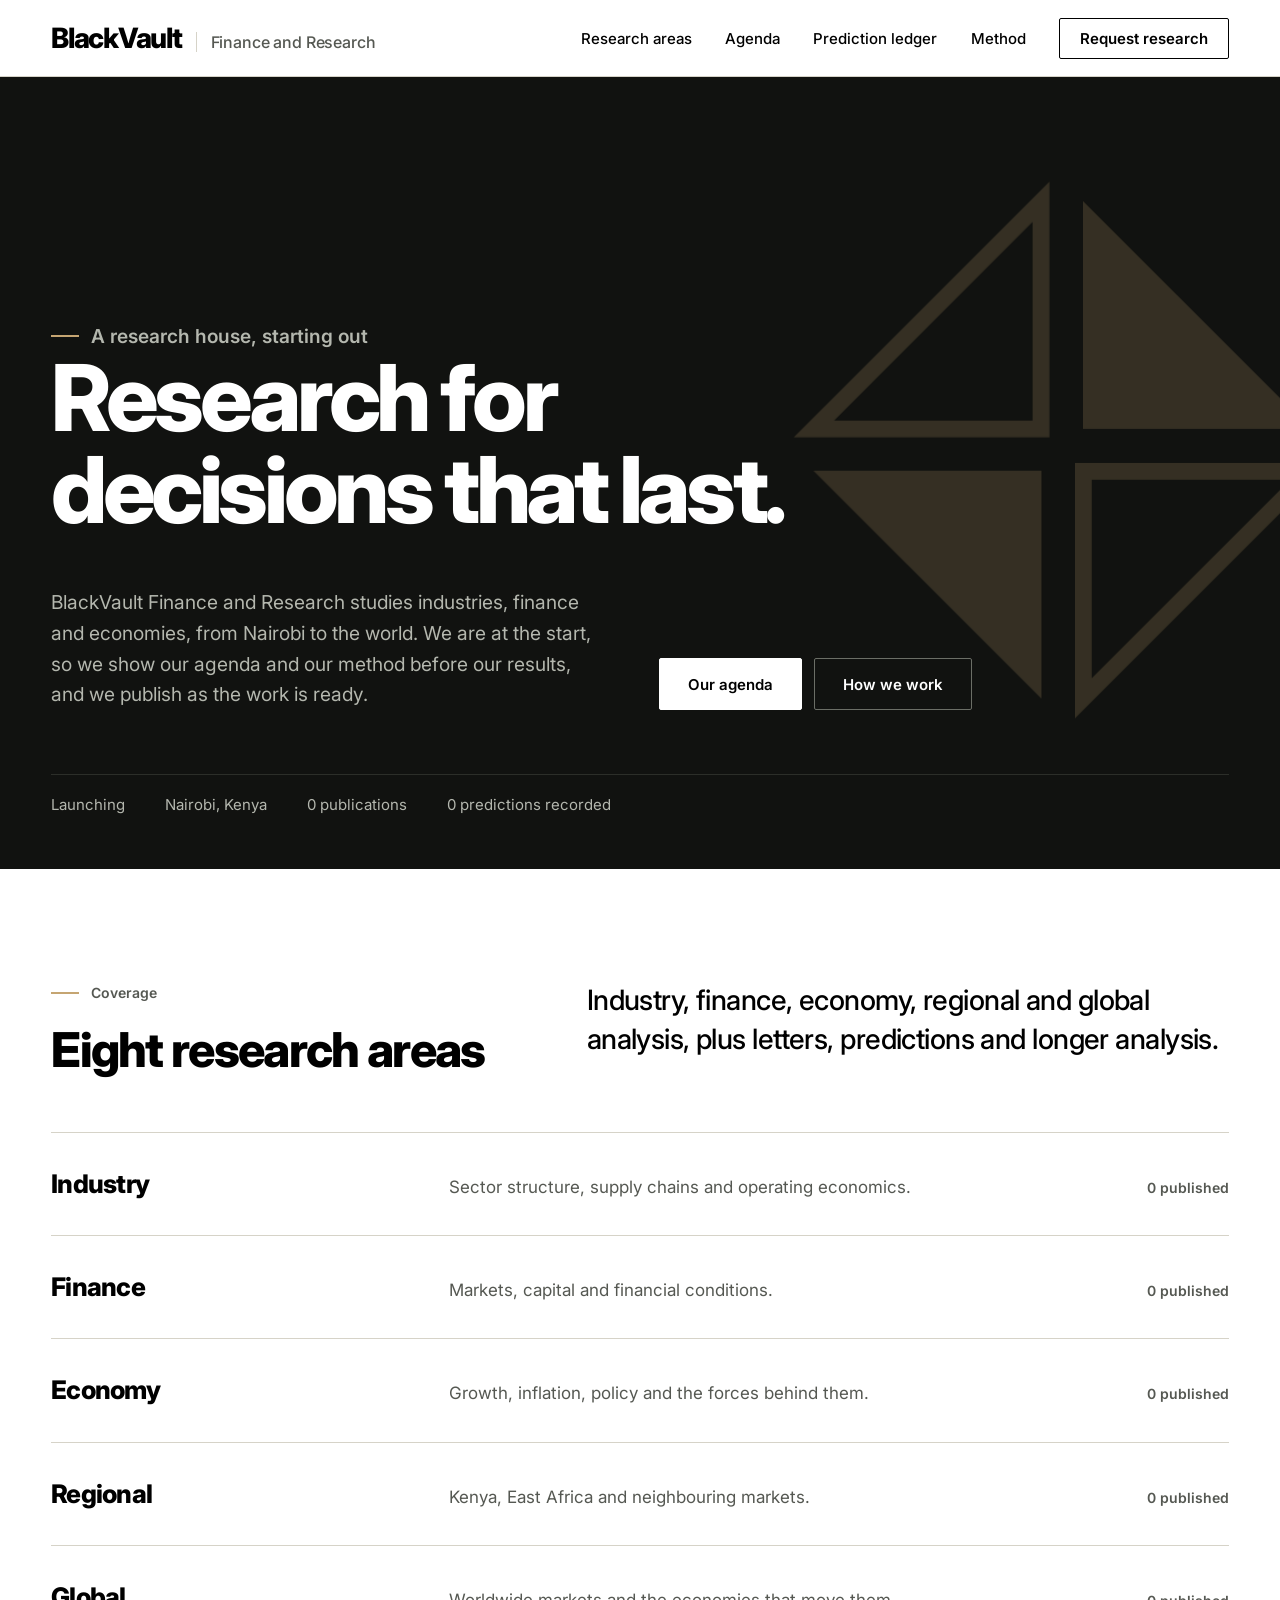
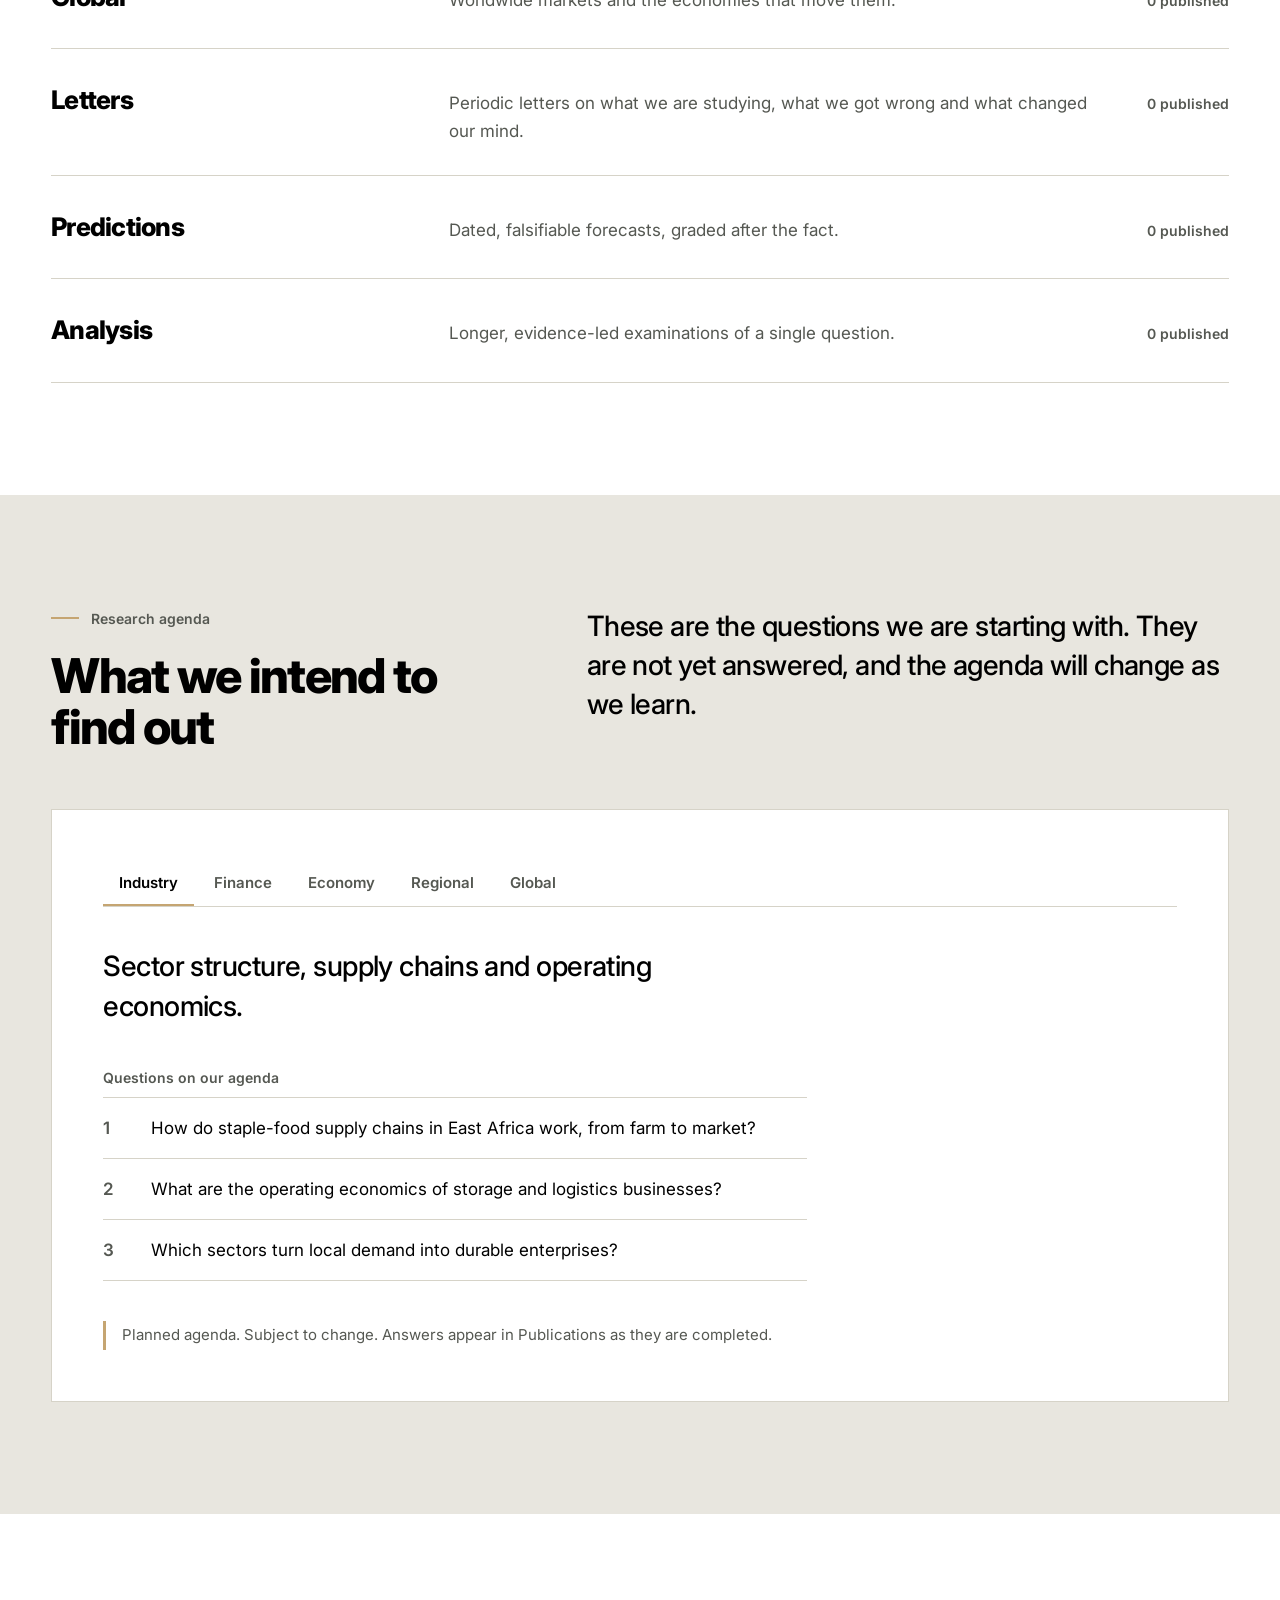
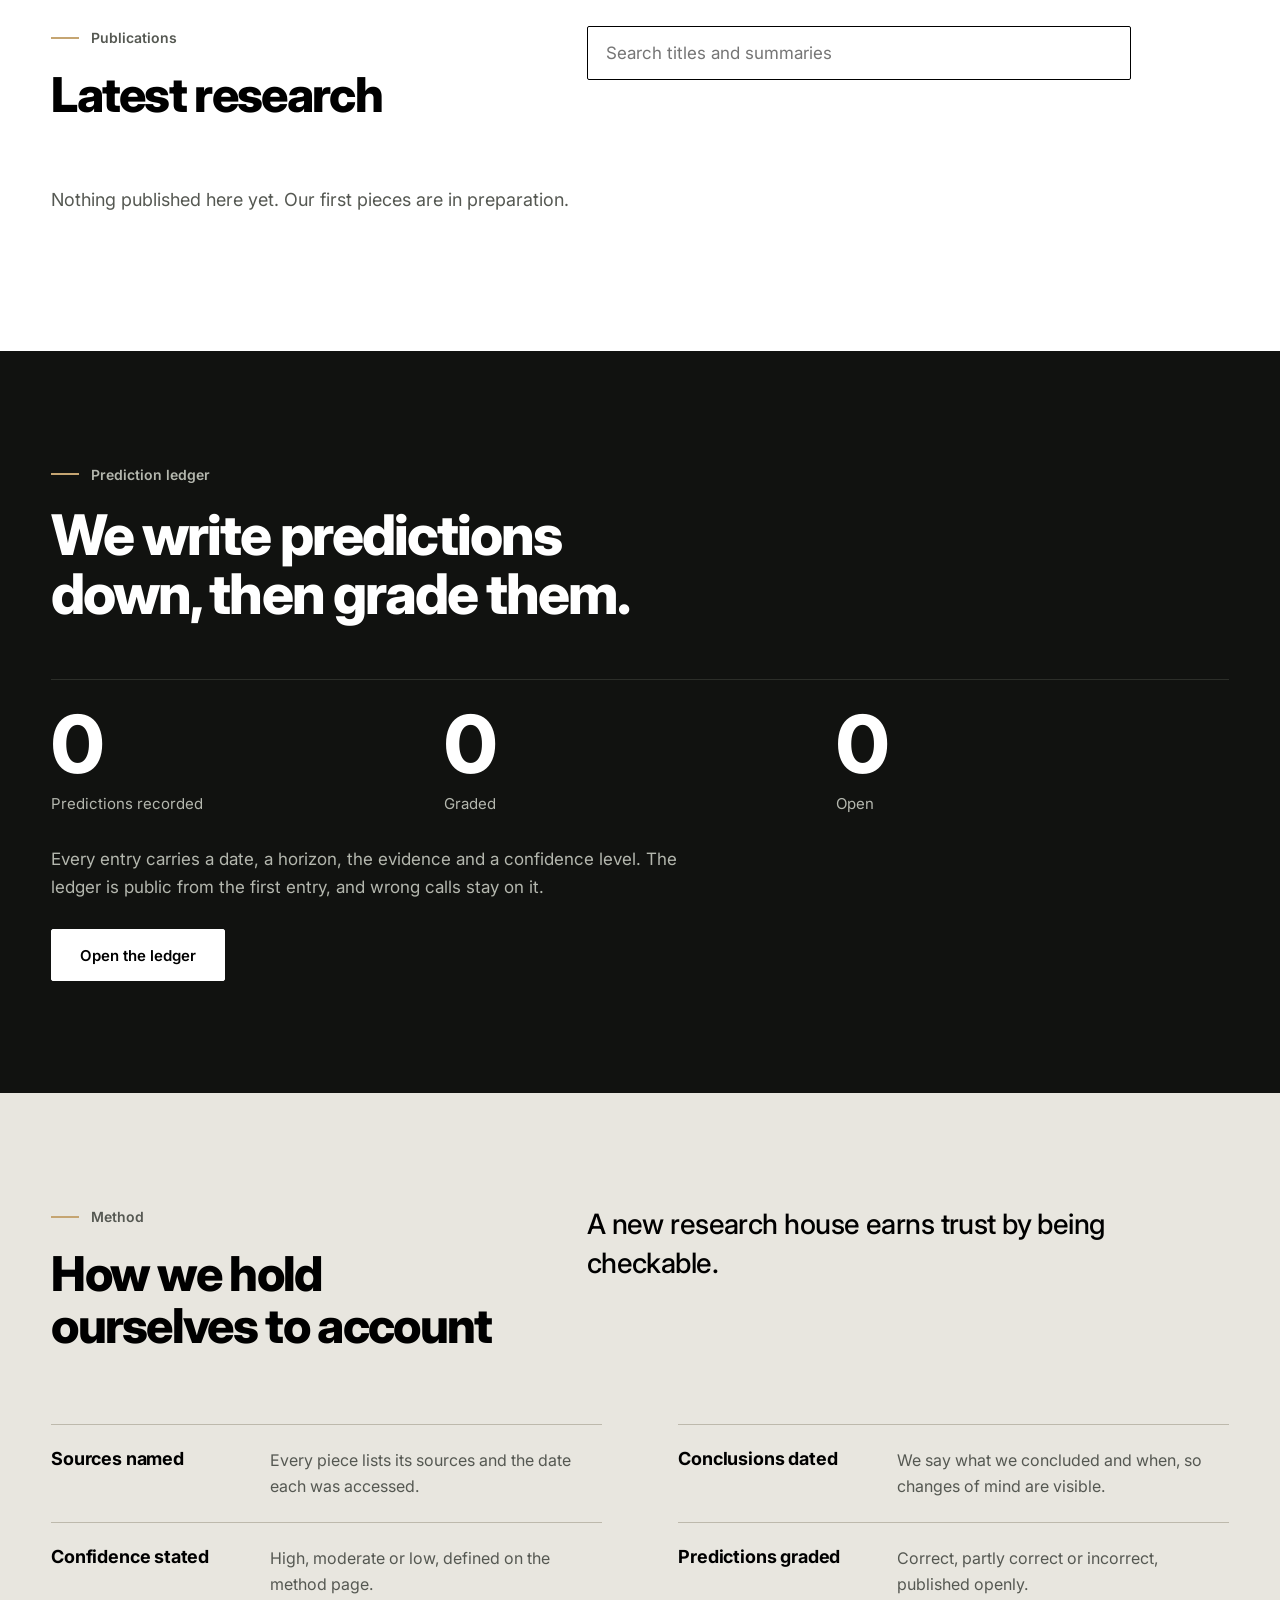
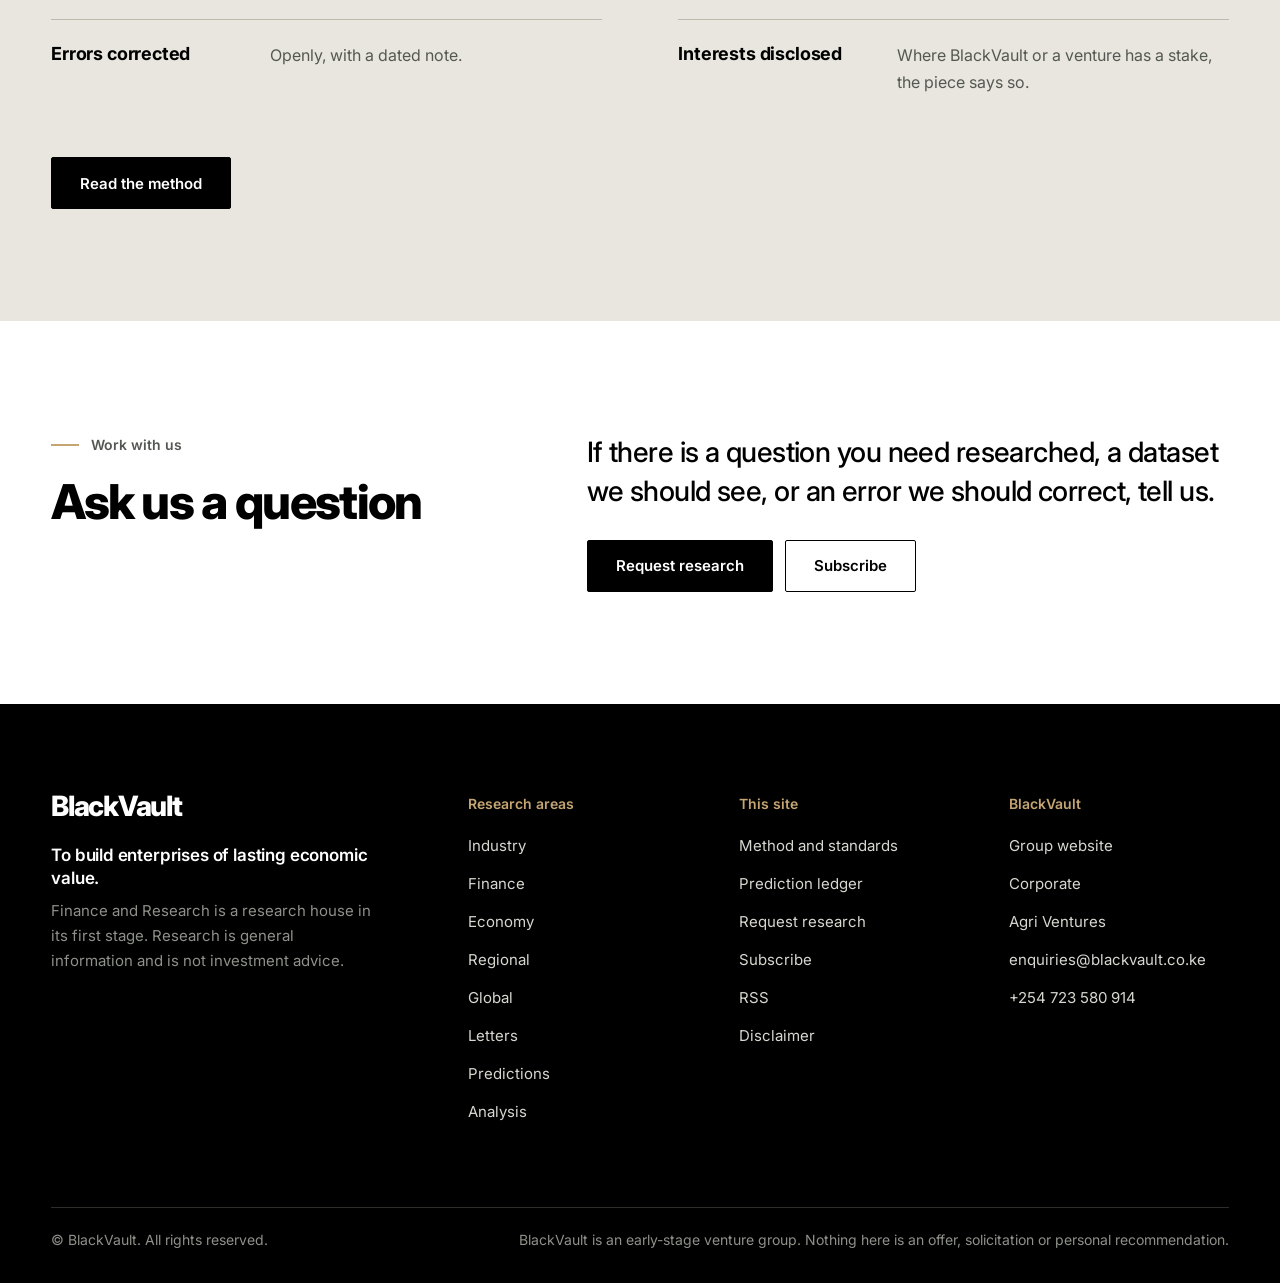
<file: index.html>
<!DOCTYPE html>
<html lang="en"><head><meta charset="utf-8"><meta name="viewport" content="width=device-width, initial-scale=1, viewport-fit=cover">
<title>BlackVault Finance and Research | A research house in Nairobi</title><meta name="description" content="BlackVault Finance and Research studies industries, finance and economies, from Nairobi to the world. Research agenda, method and prediction ledger."><meta name="theme-color" content="#111210">
<link rel="canonical" href="https://finance.blackvault.co.ke/"><link rel="icon" href="/favicon.svg" type="image/svg+xml"><link rel="apple-touch-icon" href="/assets/apple-touch-icon.png"><link rel="alternate" type="application/rss+xml" href="/rss.xml" title="BlackVault Finance and Research">
<meta property="og:title" content="BlackVault Finance and Research | A research house in Nairobi"><meta property="og:description" content="BlackVault Finance and Research studies industries, finance and economies, from Nairobi to the world. Research agenda, method and prediction ledger."><meta property="og:type" content="website"><meta property="og:url" content="https://finance.blackvault.co.ke/"><meta property="og:image" content="https://finance.blackvault.co.ke/assets/og-image.png"><meta name="twitter:card" content="summary_large_image">
<link rel="preconnect" href="https://fonts.googleapis.com"><link rel="preconnect" href="https://fonts.gstatic.com" crossorigin>
<link href="https://fonts.googleapis.com/css2?family=Inter:wght@400;500;600;800&display=swap" rel="stylesheet"><link rel="stylesheet" href="/assets/css/site.css"></head>
<body class="fin"><a class="skip" href="#main">Skip to content</a><div id="prog"></div>
<header><div class="wrap bar"><a class="word" href="/" aria-label="BlackVault Finance and Research home">BlackVault<span class="subl">Finance and Research</span></a>
<button class="menu" aria-expanded="false" aria-controls="nav"><i aria-hidden="true"></i><span>Menu</span></button>
<nav id="nav" aria-label="Primary"><ul><li><a href="/#areas">Research areas</a></li><li><a href="/#agenda">Agenda</a></li><li><a href="/predictions/">Prediction ledger</a></li><li><a href="/method/">Method</a></li><li class="cta"><a href="/request/">Request research</a></li></ul>
<div class="navfoot">To build enterprises of lasting economic value.<br><a href="mailto:enquiries@blackvault.co.ke">enquiries@blackvault.co.ke</a></div></nav></div></header>
<main id="main"><div class="hero on-dark" id="top"><svg class="mark" viewBox="0 0 1200 1200" aria-hidden="true" focusable="false"><g fill="#C5A572"><path fill-rule="evenodd" d="M572 27V572H27ZM536 113V536H113Z"/><path d="M643 68V554H1129Z"/><path d="M69 643H555V1129Z"/><path fill-rule="evenodd" d="M626 626H1171L626 1171ZM662 662V1085L1085 662Z"/></g></svg><div class="wrap"><p class="kicker">A research house, starting out</p><h1>Research for decisions that last.</h1>
<div class="intro"><p>BlackVault Finance and Research studies industries, finance and economies, from Nairobi to the world. We are at the start, so we show our agenda and our method before our results, and we publish as the work is ready.</p><div class="btns"><a class="btn" href="#agenda">Our agenda</a><a class="btn ghost" href="/method/">How we work</a></div></div>
<div class="status"><span>Launching</span><span>Nairobi, Kenya</span><span>0 publications</span><span>0 predictions recorded</span></div></div></div>
<section id="areas"><div class="wrap"><div class="split"><div><p class="kicker">Coverage</p><h2>Eight research areas</h2></div><p class="lead">Industry, finance, economy, regional and global analysis, plus letters, predictions and longer analysis.</p></div><div class="idx"><a class="row ia" href="/industry/"><span class="t">Industry</span><span class="d">Sector structure, supply chains and operating economics.</span><span class="c">0 published</span></a><a class="row ia" href="/finance/"><span class="t">Finance</span><span class="d">Markets, capital and financial conditions.</span><span class="c">0 published</span></a><a class="row ia" href="/economy/"><span class="t">Economy</span><span class="d">Growth, inflation, policy and the forces behind them.</span><span class="c">0 published</span></a><a class="row ia" href="/regional/"><span class="t">Regional</span><span class="d">Kenya, East Africa and neighbouring markets.</span><span class="c">0 published</span></a><a class="row ia" href="/global/"><span class="t">Global</span><span class="d">Worldwide markets and the economies that move them.</span><span class="c">0 published</span></a><a class="row ia" href="/letters/"><span class="t">Letters</span><span class="d">Periodic letters on what we are studying, what we got wrong and what changed our mind.</span><span class="c">0 published</span></a><a class="row ia" href="/predictions/"><span class="t">Predictions</span><span class="d">Dated, falsifiable forecasts, graded after the fact.</span><span class="c">0 published</span></a><a class="row ia" href="/analysis/"><span class="t">Analysis</span><span class="d">Longer, evidence-led examinations of a single question.</span><span class="c">0 published</span></a></div></div></section>
<section id="agenda" class="ivory"><div class="wrap"><div class="split"><div><p class="kicker">Research agenda</p><h2>What we intend to find out</h2></div><p class="lead">These are the questions we are starting with. They are not yet answered, and the agenda will change as we learn.</p></div>
<div class="ix single"><div class="views"><div class="view"><div class="seg" role="group" aria-label="Research areas"><button type="button" aria-pressed="true" aria-controls="ag0">Industry</button><button type="button" aria-pressed="false" aria-controls="ag1">Finance</button><button type="button" aria-pressed="false" aria-controls="ag2">Economy</button><button type="button" aria-pressed="false" aria-controls="ag3">Regional</button><button type="button" aria-pressed="false" aria-controls="ag4">Global</button></div><div class="sector" id="ag0"><p class="lead">Sector structure, supply chains and operating economics.</p><p class="label">Questions on our agenda</p><ol class="qs"><li><span>How do staple-food supply chains in East Africa work, from farm to market?</span></li><li><span>What are the operating economics of storage and logistics businesses?</span></li><li><span>Which sectors turn local demand into durable enterprises?</span></li></ol></div><div class="sector" id="ag1" hidden><p class="lead">Markets, capital and financial conditions.</p><p class="label">Questions on our agenda</p><ol class="qs"><li><span>What does the cost of capital look like for small and medium enterprises in Kenya?</span></li><li><span>How do interest-rate cycles change the returns on patient capital?</span></li><li><span>What makes capital allocation disciplined rather than merely cautious?</span></li></ol></div><div class="sector" id="ag2" hidden><p class="lead">Growth, inflation, policy and the forces behind them.</p><p class="label">Questions on our agenda</p><ol class="qs"><li><span>What drives food and fuel prices in Kenya, and how fast do shocks pass through?</span></li><li><span>How do currency moves reach households and firms?</span></li><li><span>What does public borrowing do to private credit?</span></li></ol></div><div class="sector" id="ag3" hidden><p class="lead">Kenya, East Africa and neighbouring markets.</p><p class="label">Questions on our agenda</p><ol class="qs"><li><span>Where do prices for the same commodity differ across East African markets, and why?</span></li><li><span>What do cross-border trade rules change for producers?</span></li><li><span>Which regional infrastructure projects change the economics of whole sectors?</span></li></ol></div><div class="sector" id="ag4" hidden><p class="lead">Worldwide markets and the economies that move them.</p><p class="label">Questions on our agenda</p><ol class="qs"><li><span>How do global commodity and rate cycles reach African markets?</span></li><li><span>What does the energy transition change for resource economies?</span></li><li><span>Which global technology shifts matter for real industries?</span></li></ol></div><p class="note">Planned agenda. Subject to change. Answers appear in Publications as they are completed.</p></div></div></div></div></section>
<section id="latest-sec"><div class="wrap"><div class="split"><div><p class="kicker">Publications</p><h2>Latest research</h2></div><div><input id="q" class="search" type="search" placeholder="Search titles and summaries" aria-label="Search publications"></div></div><div id="latest" style="margin-top:40px"><p class="empty">Nothing published here yet. Our first pieces are in preparation.</p></div></div></section>
<section class="on-dark"><div class="wrap"><p class="kicker">Prediction ledger</p><h2 style="font-size:clamp(1.85rem,4.4vw,3.5rem);max-width:18ch;line-height:1.05">We write predictions down, then grade them.</h2>
<div class="counts"><div><b>0</b><span>Predictions recorded</span></div><div><b>0</b><span>Graded</span></div><div><b>0</b><span>Open</span></div></div>
<p class="sub-dk">Every entry carries a date, a horizon, the evidence and a confidence level. The ledger is public from the first entry, and wrong calls stay on it.</p><div class="btns" style="margin-top:28px"><a class="btn" href="/predictions/">Open the ledger</a></div></div></section>
<section class="ivory"><div class="wrap"><div class="split"><div><p class="kicker">Method</p><h2>How we hold ourselves to account</h2></div><p class="lead">A new research house earns trust by being checkable.</p></div>
<div class="rules"><div><h3>Sources named</h3><p>Every piece lists its sources and the date each was accessed.</p></div><div><h3>Conclusions dated</h3><p>We say what we concluded and when, so changes of mind are visible.</p></div><div><h3>Confidence stated</h3><p>High, moderate or low, defined on the method page.</p></div><div><h3>Predictions graded</h3><p>Correct, partly correct or incorrect, published openly.</p></div><div><h3>Errors corrected</h3><p>Openly, with a dated note.</p></div><div><h3>Interests disclosed</h3><p>Where BlackVault or a venture has a stake, the piece says so.</p></div></div>
<div class="btns" style="margin-top:40px"><a class="btn" href="/method/">Read the method</a></div></div></section>
<section><div class="wrap split"><div><p class="kicker">Work with us</p><h2>Ask us a question</h2></div><div><p class="lead">If there is a question you need researched, a dataset we should see, or an error we should correct, tell us.</p><div class="btns" style="margin-top:28px"><a class="btn" href="/request/">Request research</a><a class="btn ghost" href="/subscribe/">Subscribe</a></div></div></div></section></main>
<footer><div class="wrap"><div class="ftop"><div><a class="word" href="/">BlackVault</a><p class="vis">To build enterprises of lasting economic value.</p><p class="stat">Finance and Research is a research house in its first stage. Research is general information and is not investment advice.</p></div>
<div><h4>Research areas</h4><ul><li><a href="/industry/">Industry</a></li><li><a href="/finance/">Finance</a></li><li><a href="/economy/">Economy</a></li><li><a href="/regional/">Regional</a></li><li><a href="/global/">Global</a></li><li><a href="/letters/">Letters</a></li><li><a href="/predictions/">Predictions</a></li><li><a href="/analysis/">Analysis</a></li></ul></div>
<div><h4>This site</h4><ul><li><a href="/method/">Method and standards</a></li><li><a href="/predictions/">Prediction ledger</a></li><li><a href="/request/">Request research</a></li><li><a href="/subscribe/">Subscribe</a></li><li><a href="/rss.xml">RSS</a></li><li><a href="/disclaimer/">Disclaimer</a></li></ul></div>
<div><h4>BlackVault</h4><ul><li><a href="https://www.blackvault.co.ke">Group website</a></li><li><a href="https://www.blackvault.co.ke/corporate/">Corporate</a></li><li><a href="https://agri.blackvault.co.ke">Agri Ventures</a></li><li><a href="mailto:enquiries@blackvault.co.ke">enquiries@blackvault.co.ke</a></li><li><a href="tel:+254723580914">+254 723 580 914</a></li></ul></div></div>
<div class="fine"><span>© BlackVault. All rights reserved.</span><span>BlackVault is an early-stage venture group. Nothing here is an offer, solicitation or personal recommendation.</span></div></div></footer>
<script src="/assets/js/site.js" defer></script></body></html>
</file>
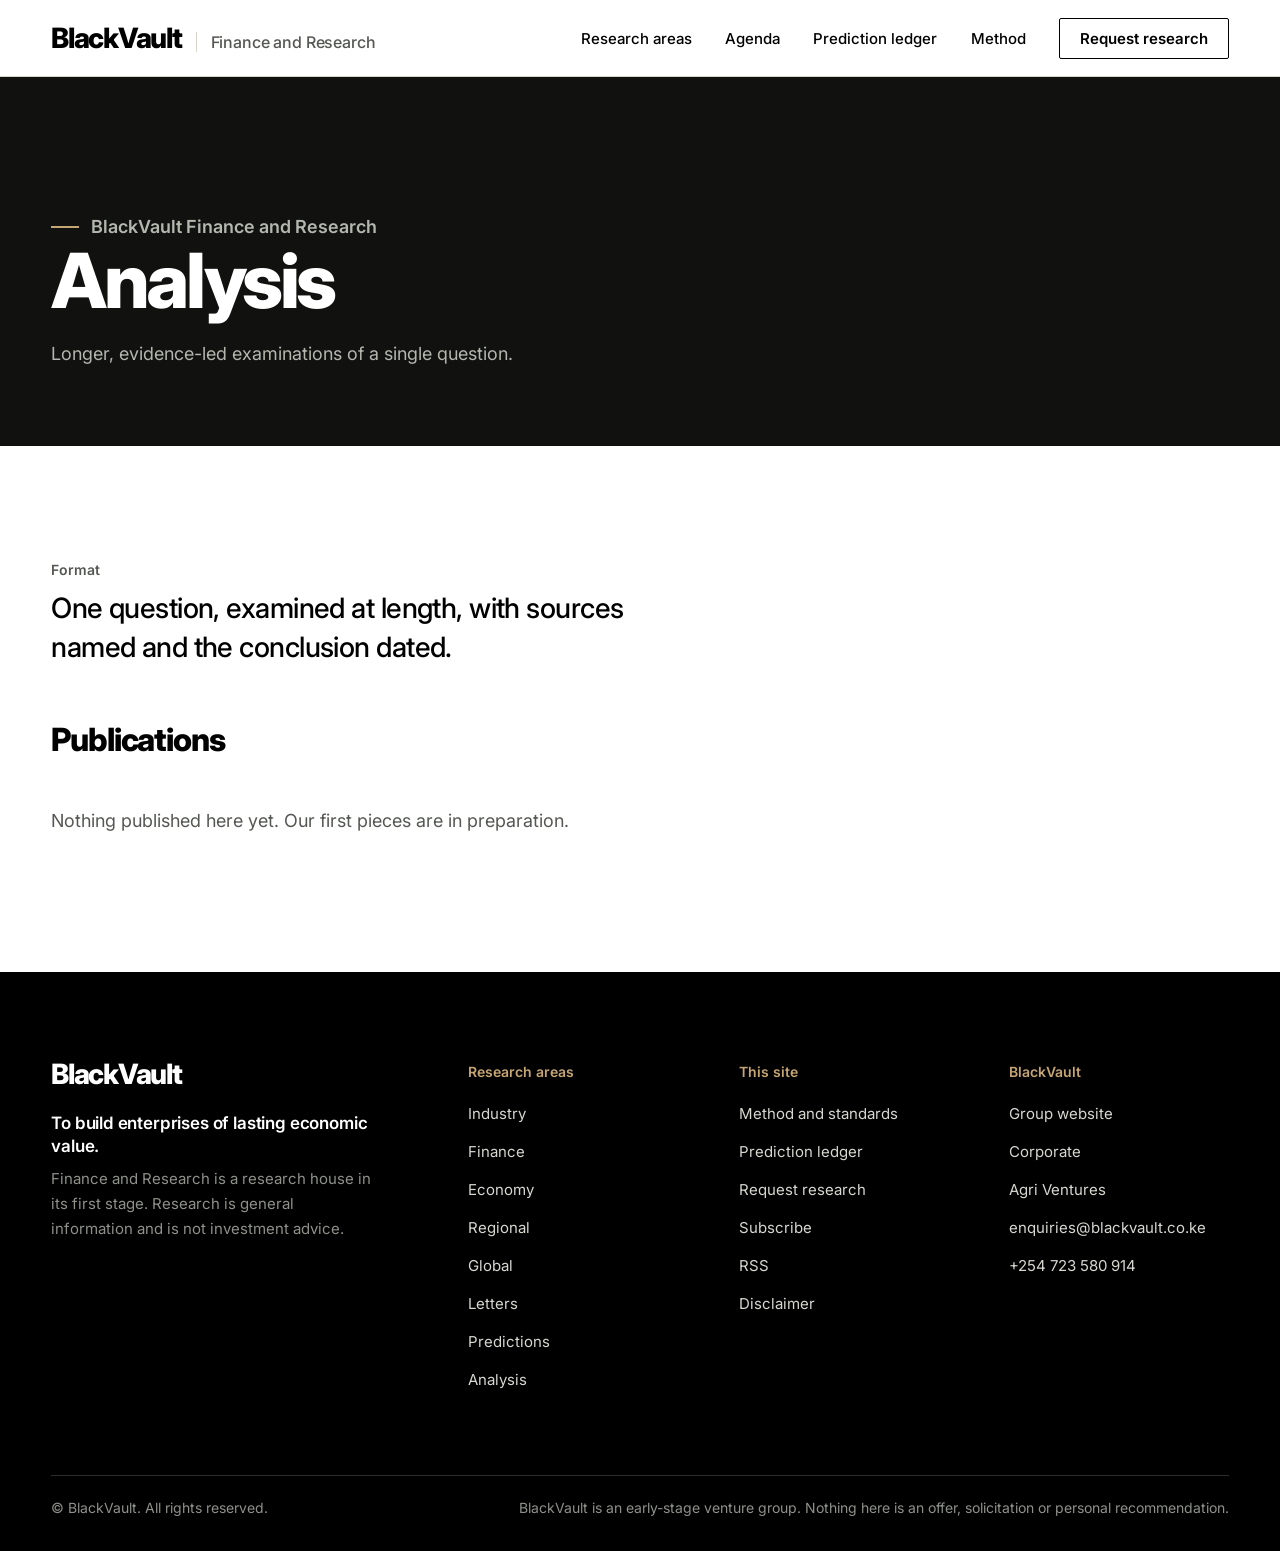
<file: analysis/index.html>
<!DOCTYPE html>
<html lang="en"><head><meta charset="utf-8"><meta name="viewport" content="width=device-width, initial-scale=1, viewport-fit=cover">
<title>Analysis | BlackVault Finance and Research</title><meta name="description" content="Longer, evidence-led examinations of a single question."><meta name="theme-color" content="#111210">
<link rel="canonical" href="https://finance.blackvault.co.ke/analysis/"><link rel="icon" href="/favicon.svg" type="image/svg+xml"><link rel="apple-touch-icon" href="/assets/apple-touch-icon.png"><link rel="alternate" type="application/rss+xml" href="/rss.xml" title="BlackVault Finance and Research">
<meta property="og:title" content="Analysis | BlackVault Finance and Research"><meta property="og:description" content="Longer, evidence-led examinations of a single question."><meta property="og:type" content="website"><meta property="og:url" content="https://finance.blackvault.co.ke/analysis/"><meta property="og:image" content="https://finance.blackvault.co.ke/assets/og-image.png"><meta name="twitter:card" content="summary_large_image">
<link rel="preconnect" href="https://fonts.googleapis.com"><link rel="preconnect" href="https://fonts.gstatic.com" crossorigin>
<link href="https://fonts.googleapis.com/css2?family=Inter:wght@400;500;600;800&display=swap" rel="stylesheet"><link rel="stylesheet" href="/assets/css/site.css"></head>
<body class="fin"><a class="skip" href="#main">Skip to content</a><div id="prog"></div>
<header><div class="wrap bar"><a class="word" href="/" aria-label="BlackVault Finance and Research home">BlackVault<span class="subl">Finance and Research</span></a>
<button class="menu" aria-expanded="false" aria-controls="nav"><i aria-hidden="true"></i><span>Menu</span></button>
<nav id="nav" aria-label="Primary"><ul><li><a href="/#areas">Research areas</a></li><li><a href="/#agenda">Agenda</a></li><li><a href="/predictions/">Prediction ledger</a></li><li><a href="/method/">Method</a></li><li class="cta"><a href="/request/">Request research</a></li></ul>
<div class="navfoot">To build enterprises of lasting economic value.<br><a href="mailto:enquiries@blackvault.co.ke">enquiries@blackvault.co.ke</a></div></nav></div></header>
<main id="main"><div class="phero"><div class="wrap"><p class="kicker" style="color:#b4b7ae">BlackVault Finance and Research</p><h1>Analysis</h1><p>Longer, evidence-led examinations of a single question.</p></div></div><section><div class="wrap"><p class="label">Format</p><p class="lead" style="max-width:40rem">One question, examined at length, with sources named and the conclusion dated.</p><h2 style="font-size:clamp(1.5rem,2.6vw,2rem);margin:56px 0 24px">Publications</h2><p class="empty">Nothing published here yet. Our first pieces are in preparation.</p></div></section></main>
<footer><div class="wrap"><div class="ftop"><div><a class="word" href="/">BlackVault</a><p class="vis">To build enterprises of lasting economic value.</p><p class="stat">Finance and Research is a research house in its first stage. Research is general information and is not investment advice.</p></div>
<div><h4>Research areas</h4><ul><li><a href="/industry/">Industry</a></li><li><a href="/finance/">Finance</a></li><li><a href="/economy/">Economy</a></li><li><a href="/regional/">Regional</a></li><li><a href="/global/">Global</a></li><li><a href="/letters/">Letters</a></li><li><a href="/predictions/">Predictions</a></li><li><a href="/analysis/">Analysis</a></li></ul></div>
<div><h4>This site</h4><ul><li><a href="/method/">Method and standards</a></li><li><a href="/predictions/">Prediction ledger</a></li><li><a href="/request/">Request research</a></li><li><a href="/subscribe/">Subscribe</a></li><li><a href="/rss.xml">RSS</a></li><li><a href="/disclaimer/">Disclaimer</a></li></ul></div>
<div><h4>BlackVault</h4><ul><li><a href="https://www.blackvault.co.ke">Group website</a></li><li><a href="https://www.blackvault.co.ke/corporate/">Corporate</a></li><li><a href="https://agri.blackvault.co.ke">Agri Ventures</a></li><li><a href="mailto:enquiries@blackvault.co.ke">enquiries@blackvault.co.ke</a></li><li><a href="tel:+254723580914">+254 723 580 914</a></li></ul></div></div>
<div class="fine"><span>© BlackVault. All rights reserved.</span><span>BlackVault is an early-stage venture group. Nothing here is an offer, solicitation or personal recommendation.</span></div></div></footer>
<script src="/assets/js/site.js" defer></script></body></html>
</file>
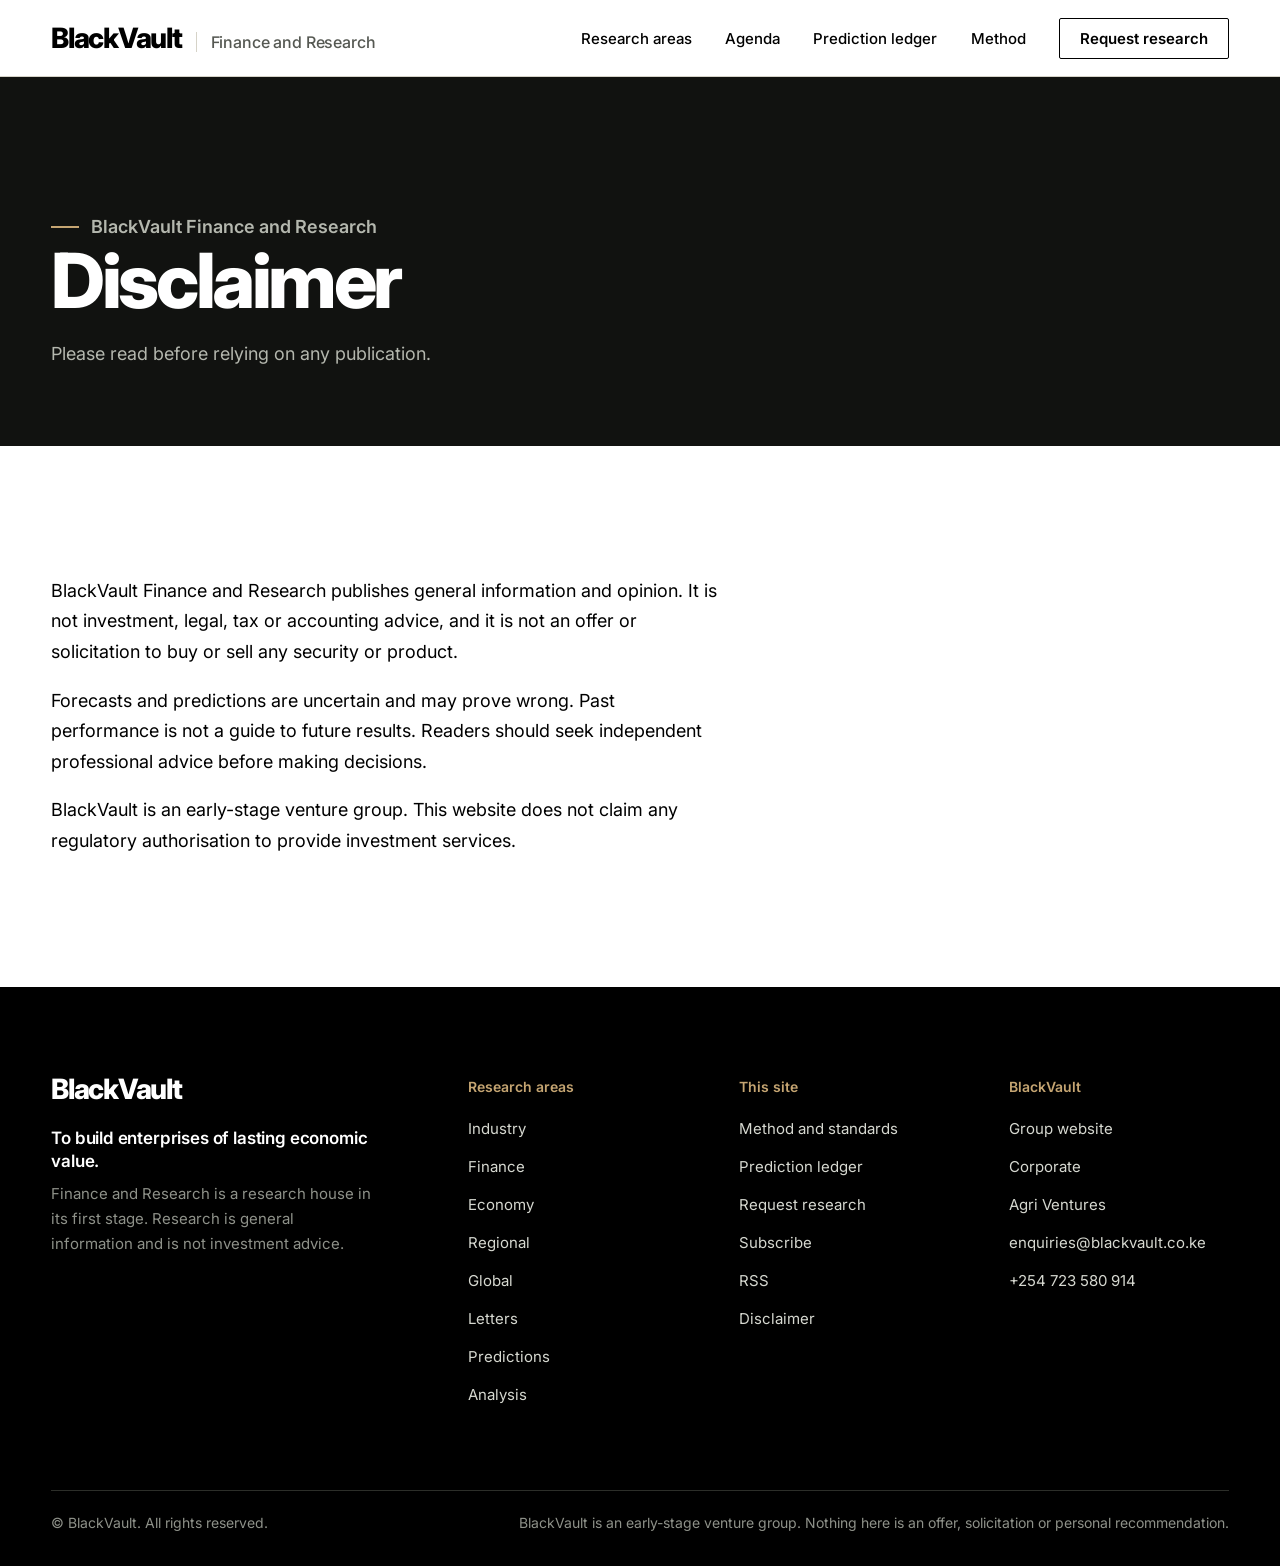
<file: disclaimer/index.html>
<!DOCTYPE html>
<html lang="en"><head><meta charset="utf-8"><meta name="viewport" content="width=device-width, initial-scale=1, viewport-fit=cover">
<title>Disclaimer | BlackVault Finance and Research</title><meta name="description" content="Disclaimer for BlackVault Finance and Research publications."><meta name="theme-color" content="#111210">
<link rel="canonical" href="https://finance.blackvault.co.ke/disclaimer/"><link rel="icon" href="/favicon.svg" type="image/svg+xml"><link rel="apple-touch-icon" href="/assets/apple-touch-icon.png"><link rel="alternate" type="application/rss+xml" href="/rss.xml" title="BlackVault Finance and Research">
<meta property="og:title" content="Disclaimer | BlackVault Finance and Research"><meta property="og:description" content="Disclaimer for BlackVault Finance and Research publications."><meta property="og:type" content="website"><meta property="og:url" content="https://finance.blackvault.co.ke/disclaimer/"><meta property="og:image" content="https://finance.blackvault.co.ke/assets/og-image.png"><meta name="twitter:card" content="summary_large_image">
<link rel="preconnect" href="https://fonts.googleapis.com"><link rel="preconnect" href="https://fonts.gstatic.com" crossorigin>
<link href="https://fonts.googleapis.com/css2?family=Inter:wght@400;500;600;800&display=swap" rel="stylesheet"><link rel="stylesheet" href="/assets/css/site.css"></head>
<body class="fin"><a class="skip" href="#main">Skip to content</a><div id="prog"></div>
<header><div class="wrap bar"><a class="word" href="/" aria-label="BlackVault Finance and Research home">BlackVault<span class="subl">Finance and Research</span></a>
<button class="menu" aria-expanded="false" aria-controls="nav"><i aria-hidden="true"></i><span>Menu</span></button>
<nav id="nav" aria-label="Primary"><ul><li><a href="/#areas">Research areas</a></li><li><a href="/#agenda">Agenda</a></li><li><a href="/predictions/">Prediction ledger</a></li><li><a href="/method/">Method</a></li><li class="cta"><a href="/request/">Request research</a></li></ul>
<div class="navfoot">To build enterprises of lasting economic value.<br><a href="mailto:enquiries@blackvault.co.ke">enquiries@blackvault.co.ke</a></div></nav></div></header>
<main id="main"><div class="phero"><div class="wrap"><p class="kicker" style="color:#b4b7ae">BlackVault Finance and Research</p><h1>Disclaimer</h1><p>Please read before relying on any publication.</p></div></div><section><div class="wrap"><div class="prose"><p>BlackVault Finance and Research publishes general information and opinion. It is not investment, legal, tax or accounting advice, and it is not an offer or solicitation to buy or sell any security or product.</p><p>Forecasts and predictions are uncertain and may prove wrong. Past performance is not a guide to future results. Readers should seek independent professional advice before making decisions.</p><p>BlackVault is an early-stage venture group. This website does not claim any regulatory authorisation to provide investment services.</p></div></div></section></main>
<footer><div class="wrap"><div class="ftop"><div><a class="word" href="/">BlackVault</a><p class="vis">To build enterprises of lasting economic value.</p><p class="stat">Finance and Research is a research house in its first stage. Research is general information and is not investment advice.</p></div>
<div><h4>Research areas</h4><ul><li><a href="/industry/">Industry</a></li><li><a href="/finance/">Finance</a></li><li><a href="/economy/">Economy</a></li><li><a href="/regional/">Regional</a></li><li><a href="/global/">Global</a></li><li><a href="/letters/">Letters</a></li><li><a href="/predictions/">Predictions</a></li><li><a href="/analysis/">Analysis</a></li></ul></div>
<div><h4>This site</h4><ul><li><a href="/method/">Method and standards</a></li><li><a href="/predictions/">Prediction ledger</a></li><li><a href="/request/">Request research</a></li><li><a href="/subscribe/">Subscribe</a></li><li><a href="/rss.xml">RSS</a></li><li><a href="/disclaimer/">Disclaimer</a></li></ul></div>
<div><h4>BlackVault</h4><ul><li><a href="https://www.blackvault.co.ke">Group website</a></li><li><a href="https://www.blackvault.co.ke/corporate/">Corporate</a></li><li><a href="https://agri.blackvault.co.ke">Agri Ventures</a></li><li><a href="mailto:enquiries@blackvault.co.ke">enquiries@blackvault.co.ke</a></li><li><a href="tel:+254723580914">+254 723 580 914</a></li></ul></div></div>
<div class="fine"><span>© BlackVault. All rights reserved.</span><span>BlackVault is an early-stage venture group. Nothing here is an offer, solicitation or personal recommendation.</span></div></div></footer>
<script src="/assets/js/site.js" defer></script></body></html>
</file>
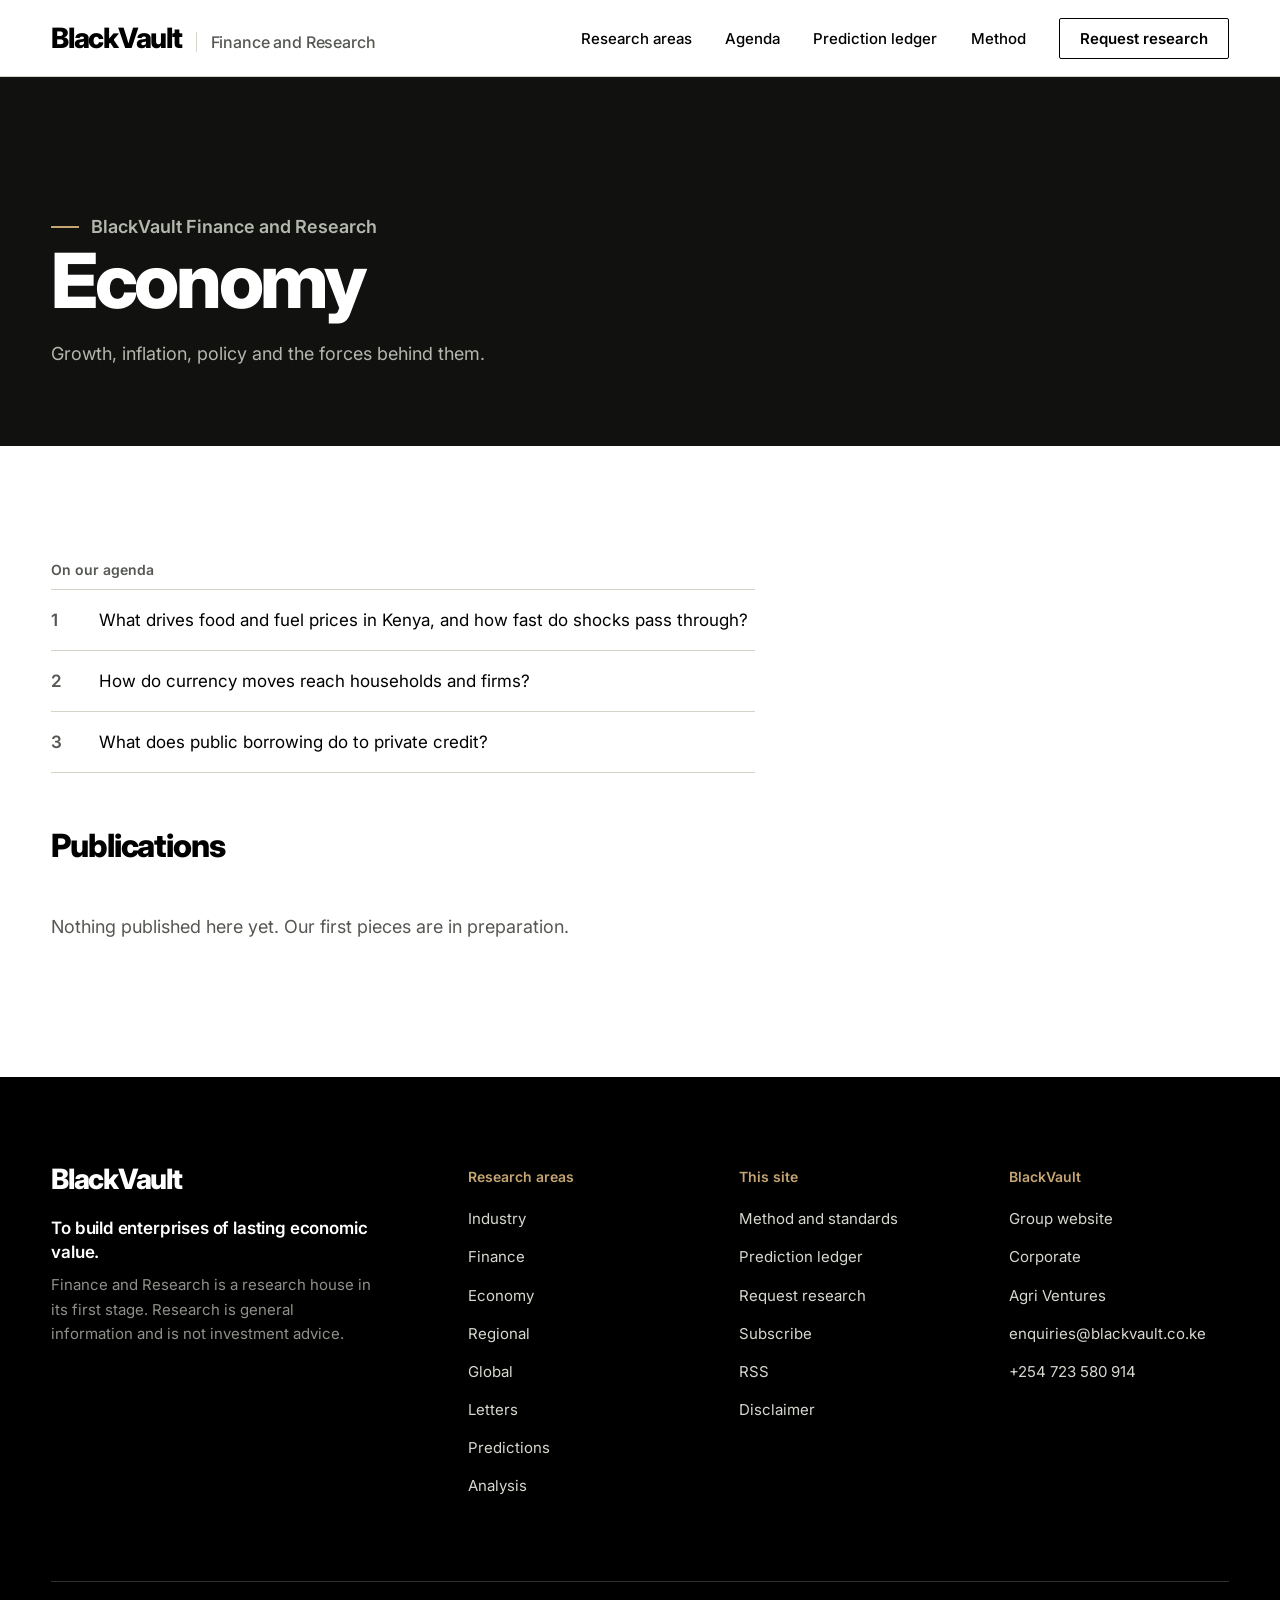
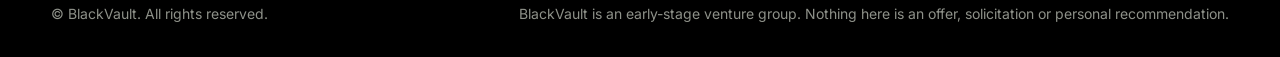
<file: economy/index.html>
<!DOCTYPE html>
<html lang="en"><head><meta charset="utf-8"><meta name="viewport" content="width=device-width, initial-scale=1, viewport-fit=cover">
<title>Economy | BlackVault Finance and Research</title><meta name="description" content="Growth, inflation, policy and the forces behind them."><meta name="theme-color" content="#111210">
<link rel="canonical" href="https://finance.blackvault.co.ke/economy/"><link rel="icon" href="/favicon.svg" type="image/svg+xml"><link rel="apple-touch-icon" href="/assets/apple-touch-icon.png"><link rel="alternate" type="application/rss+xml" href="/rss.xml" title="BlackVault Finance and Research">
<meta property="og:title" content="Economy | BlackVault Finance and Research"><meta property="og:description" content="Growth, inflation, policy and the forces behind them."><meta property="og:type" content="website"><meta property="og:url" content="https://finance.blackvault.co.ke/economy/"><meta property="og:image" content="https://finance.blackvault.co.ke/assets/og-image.png"><meta name="twitter:card" content="summary_large_image">
<link rel="preconnect" href="https://fonts.googleapis.com"><link rel="preconnect" href="https://fonts.gstatic.com" crossorigin>
<link href="https://fonts.googleapis.com/css2?family=Inter:wght@400;500;600;800&display=swap" rel="stylesheet"><link rel="stylesheet" href="/assets/css/site.css"></head>
<body class="fin"><a class="skip" href="#main">Skip to content</a><div id="prog"></div>
<header><div class="wrap bar"><a class="word" href="/" aria-label="BlackVault Finance and Research home">BlackVault<span class="subl">Finance and Research</span></a>
<button class="menu" aria-expanded="false" aria-controls="nav"><i aria-hidden="true"></i><span>Menu</span></button>
<nav id="nav" aria-label="Primary"><ul><li><a href="/#areas">Research areas</a></li><li><a href="/#agenda">Agenda</a></li><li><a href="/predictions/">Prediction ledger</a></li><li><a href="/method/">Method</a></li><li class="cta"><a href="/request/">Request research</a></li></ul>
<div class="navfoot">To build enterprises of lasting economic value.<br><a href="mailto:enquiries@blackvault.co.ke">enquiries@blackvault.co.ke</a></div></nav></div></header>
<main id="main"><div class="phero"><div class="wrap"><p class="kicker" style="color:#b4b7ae">BlackVault Finance and Research</p><h1>Economy</h1><p>Growth, inflation, policy and the forces behind them.</p></div></div><section><div class="wrap"><p class="label">On our agenda</p><ol class="qs"><li><span>What drives food and fuel prices in Kenya, and how fast do shocks pass through?</span></li><li><span>How do currency moves reach households and firms?</span></li><li><span>What does public borrowing do to private credit?</span></li></ol><h2 style="font-size:clamp(1.5rem,2.6vw,2rem);margin:56px 0 24px">Publications</h2><p class="empty">Nothing published here yet. Our first pieces are in preparation.</p></div></section></main>
<footer><div class="wrap"><div class="ftop"><div><a class="word" href="/">BlackVault</a><p class="vis">To build enterprises of lasting economic value.</p><p class="stat">Finance and Research is a research house in its first stage. Research is general information and is not investment advice.</p></div>
<div><h4>Research areas</h4><ul><li><a href="/industry/">Industry</a></li><li><a href="/finance/">Finance</a></li><li><a href="/economy/">Economy</a></li><li><a href="/regional/">Regional</a></li><li><a href="/global/">Global</a></li><li><a href="/letters/">Letters</a></li><li><a href="/predictions/">Predictions</a></li><li><a href="/analysis/">Analysis</a></li></ul></div>
<div><h4>This site</h4><ul><li><a href="/method/">Method and standards</a></li><li><a href="/predictions/">Prediction ledger</a></li><li><a href="/request/">Request research</a></li><li><a href="/subscribe/">Subscribe</a></li><li><a href="/rss.xml">RSS</a></li><li><a href="/disclaimer/">Disclaimer</a></li></ul></div>
<div><h4>BlackVault</h4><ul><li><a href="https://www.blackvault.co.ke">Group website</a></li><li><a href="https://www.blackvault.co.ke/corporate/">Corporate</a></li><li><a href="https://agri.blackvault.co.ke">Agri Ventures</a></li><li><a href="mailto:enquiries@blackvault.co.ke">enquiries@blackvault.co.ke</a></li><li><a href="tel:+254723580914">+254 723 580 914</a></li></ul></div></div>
<div class="fine"><span>© BlackVault. All rights reserved.</span><span>BlackVault is an early-stage venture group. Nothing here is an offer, solicitation or personal recommendation.</span></div></div></footer>
<script src="/assets/js/site.js" defer></script></body></html>
</file>
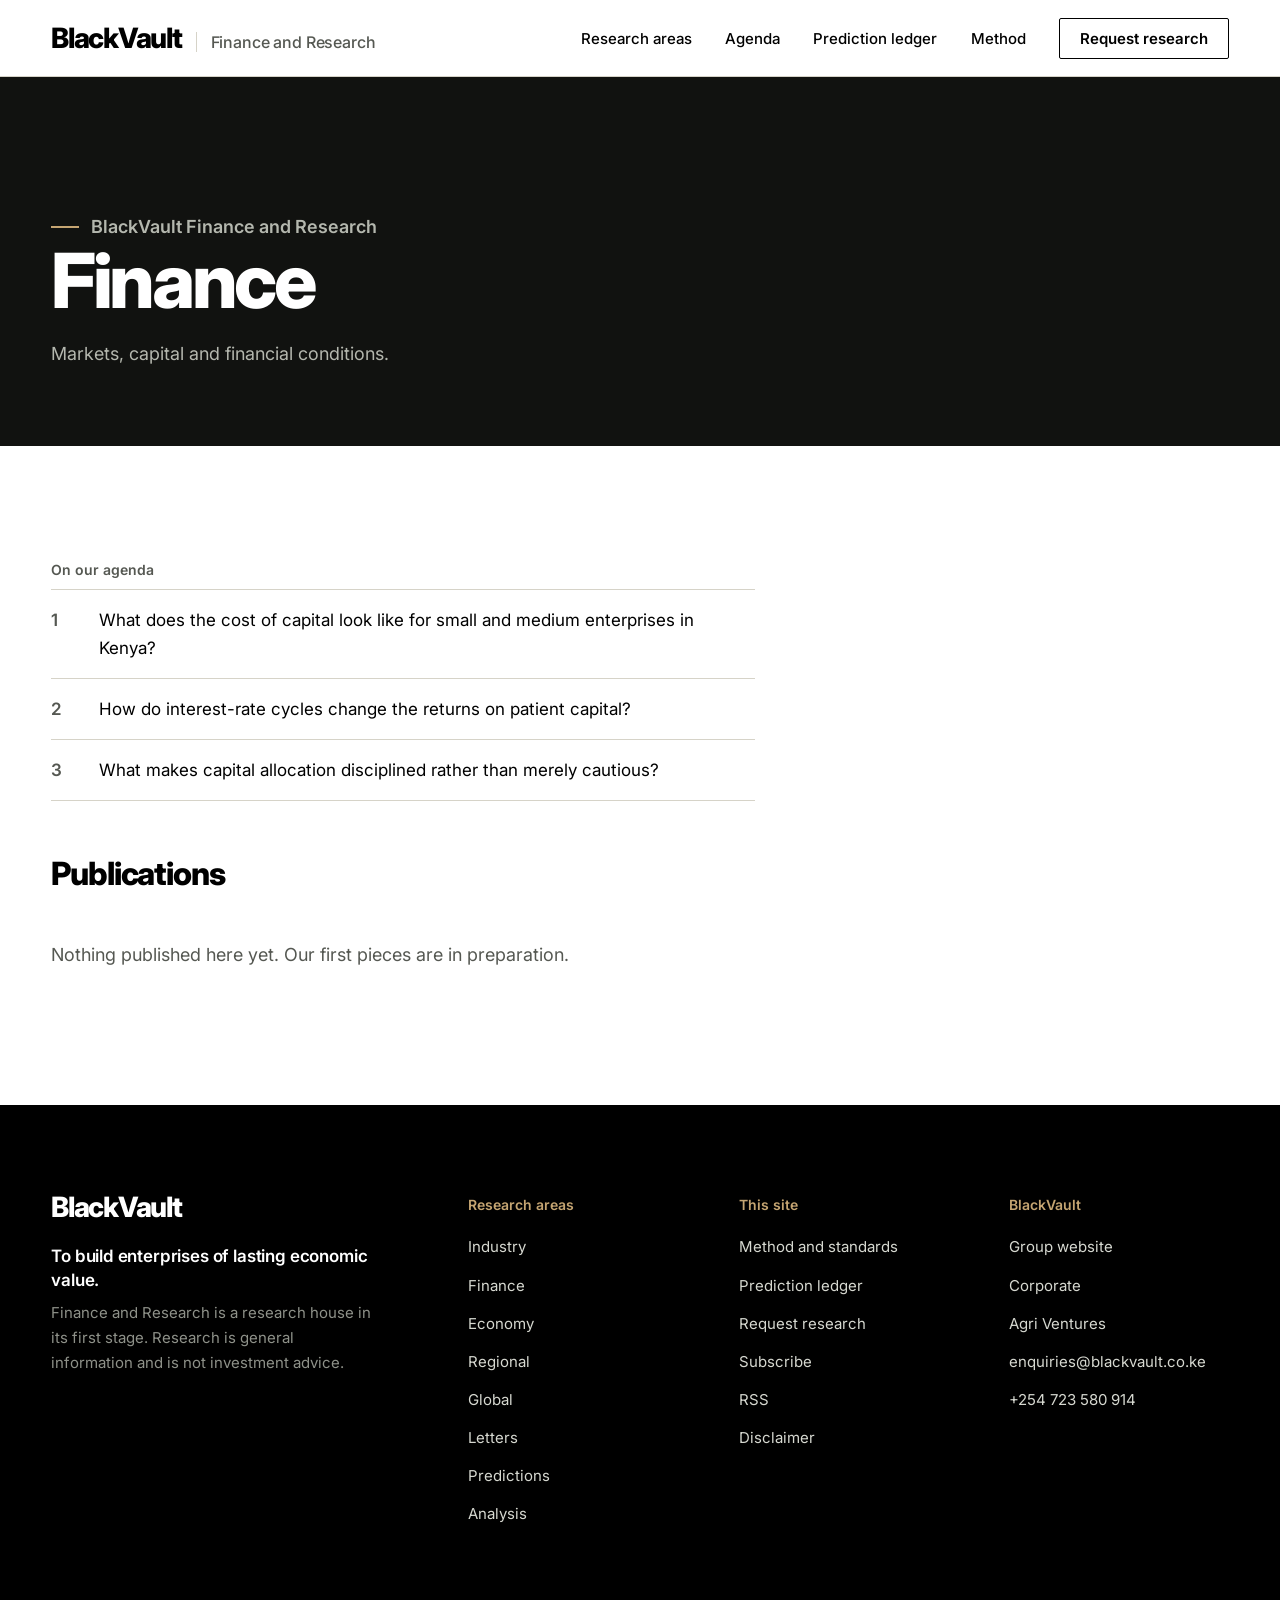
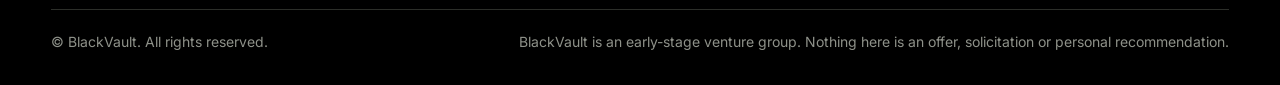
<file: finance/index.html>
<!DOCTYPE html>
<html lang="en"><head><meta charset="utf-8"><meta name="viewport" content="width=device-width, initial-scale=1, viewport-fit=cover">
<title>Finance | BlackVault Finance and Research</title><meta name="description" content="Markets, capital and financial conditions."><meta name="theme-color" content="#111210">
<link rel="canonical" href="https://finance.blackvault.co.ke/finance/"><link rel="icon" href="/favicon.svg" type="image/svg+xml"><link rel="apple-touch-icon" href="/assets/apple-touch-icon.png"><link rel="alternate" type="application/rss+xml" href="/rss.xml" title="BlackVault Finance and Research">
<meta property="og:title" content="Finance | BlackVault Finance and Research"><meta property="og:description" content="Markets, capital and financial conditions."><meta property="og:type" content="website"><meta property="og:url" content="https://finance.blackvault.co.ke/finance/"><meta property="og:image" content="https://finance.blackvault.co.ke/assets/og-image.png"><meta name="twitter:card" content="summary_large_image">
<link rel="preconnect" href="https://fonts.googleapis.com"><link rel="preconnect" href="https://fonts.gstatic.com" crossorigin>
<link href="https://fonts.googleapis.com/css2?family=Inter:wght@400;500;600;800&display=swap" rel="stylesheet"><link rel="stylesheet" href="/assets/css/site.css"></head>
<body class="fin"><a class="skip" href="#main">Skip to content</a><div id="prog"></div>
<header><div class="wrap bar"><a class="word" href="/" aria-label="BlackVault Finance and Research home">BlackVault<span class="subl">Finance and Research</span></a>
<button class="menu" aria-expanded="false" aria-controls="nav"><i aria-hidden="true"></i><span>Menu</span></button>
<nav id="nav" aria-label="Primary"><ul><li><a href="/#areas">Research areas</a></li><li><a href="/#agenda">Agenda</a></li><li><a href="/predictions/">Prediction ledger</a></li><li><a href="/method/">Method</a></li><li class="cta"><a href="/request/">Request research</a></li></ul>
<div class="navfoot">To build enterprises of lasting economic value.<br><a href="mailto:enquiries@blackvault.co.ke">enquiries@blackvault.co.ke</a></div></nav></div></header>
<main id="main"><div class="phero"><div class="wrap"><p class="kicker" style="color:#b4b7ae">BlackVault Finance and Research</p><h1>Finance</h1><p>Markets, capital and financial conditions.</p></div></div><section><div class="wrap"><p class="label">On our agenda</p><ol class="qs"><li><span>What does the cost of capital look like for small and medium enterprises in Kenya?</span></li><li><span>How do interest-rate cycles change the returns on patient capital?</span></li><li><span>What makes capital allocation disciplined rather than merely cautious?</span></li></ol><h2 style="font-size:clamp(1.5rem,2.6vw,2rem);margin:56px 0 24px">Publications</h2><p class="empty">Nothing published here yet. Our first pieces are in preparation.</p></div></section></main>
<footer><div class="wrap"><div class="ftop"><div><a class="word" href="/">BlackVault</a><p class="vis">To build enterprises of lasting economic value.</p><p class="stat">Finance and Research is a research house in its first stage. Research is general information and is not investment advice.</p></div>
<div><h4>Research areas</h4><ul><li><a href="/industry/">Industry</a></li><li><a href="/finance/">Finance</a></li><li><a href="/economy/">Economy</a></li><li><a href="/regional/">Regional</a></li><li><a href="/global/">Global</a></li><li><a href="/letters/">Letters</a></li><li><a href="/predictions/">Predictions</a></li><li><a href="/analysis/">Analysis</a></li></ul></div>
<div><h4>This site</h4><ul><li><a href="/method/">Method and standards</a></li><li><a href="/predictions/">Prediction ledger</a></li><li><a href="/request/">Request research</a></li><li><a href="/subscribe/">Subscribe</a></li><li><a href="/rss.xml">RSS</a></li><li><a href="/disclaimer/">Disclaimer</a></li></ul></div>
<div><h4>BlackVault</h4><ul><li><a href="https://www.blackvault.co.ke">Group website</a></li><li><a href="https://www.blackvault.co.ke/corporate/">Corporate</a></li><li><a href="https://agri.blackvault.co.ke">Agri Ventures</a></li><li><a href="mailto:enquiries@blackvault.co.ke">enquiries@blackvault.co.ke</a></li><li><a href="tel:+254723580914">+254 723 580 914</a></li></ul></div></div>
<div class="fine"><span>© BlackVault. All rights reserved.</span><span>BlackVault is an early-stage venture group. Nothing here is an offer, solicitation or personal recommendation.</span></div></div></footer>
<script src="/assets/js/site.js" defer></script></body></html>
</file>
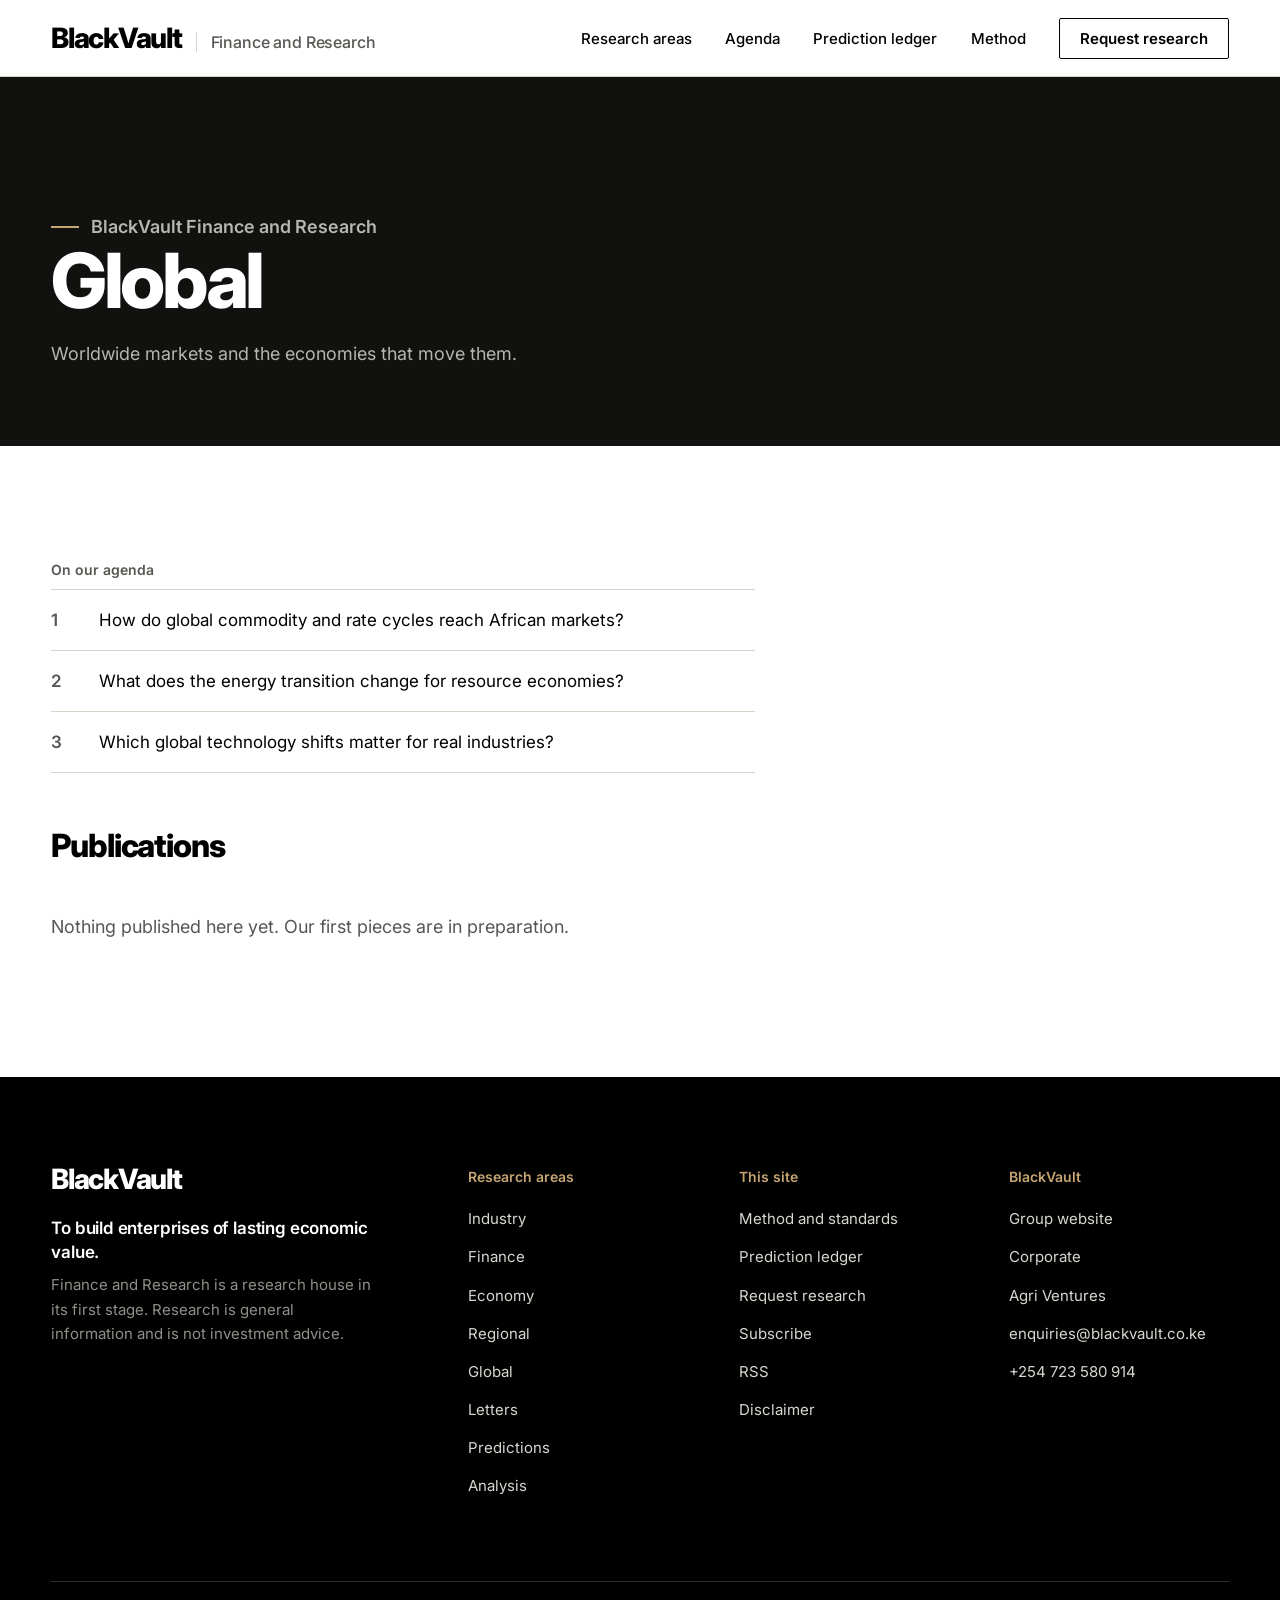
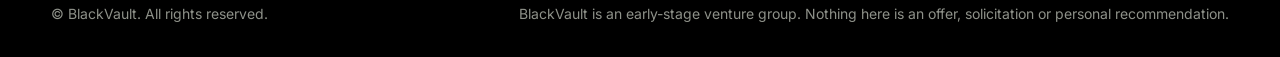
<file: global/index.html>
<!DOCTYPE html>
<html lang="en"><head><meta charset="utf-8"><meta name="viewport" content="width=device-width, initial-scale=1, viewport-fit=cover">
<title>Global | BlackVault Finance and Research</title><meta name="description" content="Worldwide markets and the economies that move them."><meta name="theme-color" content="#111210">
<link rel="canonical" href="https://finance.blackvault.co.ke/global/"><link rel="icon" href="/favicon.svg" type="image/svg+xml"><link rel="apple-touch-icon" href="/assets/apple-touch-icon.png"><link rel="alternate" type="application/rss+xml" href="/rss.xml" title="BlackVault Finance and Research">
<meta property="og:title" content="Global | BlackVault Finance and Research"><meta property="og:description" content="Worldwide markets and the economies that move them."><meta property="og:type" content="website"><meta property="og:url" content="https://finance.blackvault.co.ke/global/"><meta property="og:image" content="https://finance.blackvault.co.ke/assets/og-image.png"><meta name="twitter:card" content="summary_large_image">
<link rel="preconnect" href="https://fonts.googleapis.com"><link rel="preconnect" href="https://fonts.gstatic.com" crossorigin>
<link href="https://fonts.googleapis.com/css2?family=Inter:wght@400;500;600;800&display=swap" rel="stylesheet"><link rel="stylesheet" href="/assets/css/site.css"></head>
<body class="fin"><a class="skip" href="#main">Skip to content</a><div id="prog"></div>
<header><div class="wrap bar"><a class="word" href="/" aria-label="BlackVault Finance and Research home">BlackVault<span class="subl">Finance and Research</span></a>
<button class="menu" aria-expanded="false" aria-controls="nav"><i aria-hidden="true"></i><span>Menu</span></button>
<nav id="nav" aria-label="Primary"><ul><li><a href="/#areas">Research areas</a></li><li><a href="/#agenda">Agenda</a></li><li><a href="/predictions/">Prediction ledger</a></li><li><a href="/method/">Method</a></li><li class="cta"><a href="/request/">Request research</a></li></ul>
<div class="navfoot">To build enterprises of lasting economic value.<br><a href="mailto:enquiries@blackvault.co.ke">enquiries@blackvault.co.ke</a></div></nav></div></header>
<main id="main"><div class="phero"><div class="wrap"><p class="kicker" style="color:#b4b7ae">BlackVault Finance and Research</p><h1>Global</h1><p>Worldwide markets and the economies that move them.</p></div></div><section><div class="wrap"><p class="label">On our agenda</p><ol class="qs"><li><span>How do global commodity and rate cycles reach African markets?</span></li><li><span>What does the energy transition change for resource economies?</span></li><li><span>Which global technology shifts matter for real industries?</span></li></ol><h2 style="font-size:clamp(1.5rem,2.6vw,2rem);margin:56px 0 24px">Publications</h2><p class="empty">Nothing published here yet. Our first pieces are in preparation.</p></div></section></main>
<footer><div class="wrap"><div class="ftop"><div><a class="word" href="/">BlackVault</a><p class="vis">To build enterprises of lasting economic value.</p><p class="stat">Finance and Research is a research house in its first stage. Research is general information and is not investment advice.</p></div>
<div><h4>Research areas</h4><ul><li><a href="/industry/">Industry</a></li><li><a href="/finance/">Finance</a></li><li><a href="/economy/">Economy</a></li><li><a href="/regional/">Regional</a></li><li><a href="/global/">Global</a></li><li><a href="/letters/">Letters</a></li><li><a href="/predictions/">Predictions</a></li><li><a href="/analysis/">Analysis</a></li></ul></div>
<div><h4>This site</h4><ul><li><a href="/method/">Method and standards</a></li><li><a href="/predictions/">Prediction ledger</a></li><li><a href="/request/">Request research</a></li><li><a href="/subscribe/">Subscribe</a></li><li><a href="/rss.xml">RSS</a></li><li><a href="/disclaimer/">Disclaimer</a></li></ul></div>
<div><h4>BlackVault</h4><ul><li><a href="https://www.blackvault.co.ke">Group website</a></li><li><a href="https://www.blackvault.co.ke/corporate/">Corporate</a></li><li><a href="https://agri.blackvault.co.ke">Agri Ventures</a></li><li><a href="mailto:enquiries@blackvault.co.ke">enquiries@blackvault.co.ke</a></li><li><a href="tel:+254723580914">+254 723 580 914</a></li></ul></div></div>
<div class="fine"><span>© BlackVault. All rights reserved.</span><span>BlackVault is an early-stage venture group. Nothing here is an offer, solicitation or personal recommendation.</span></div></div></footer>
<script src="/assets/js/site.js" defer></script></body></html>
</file>
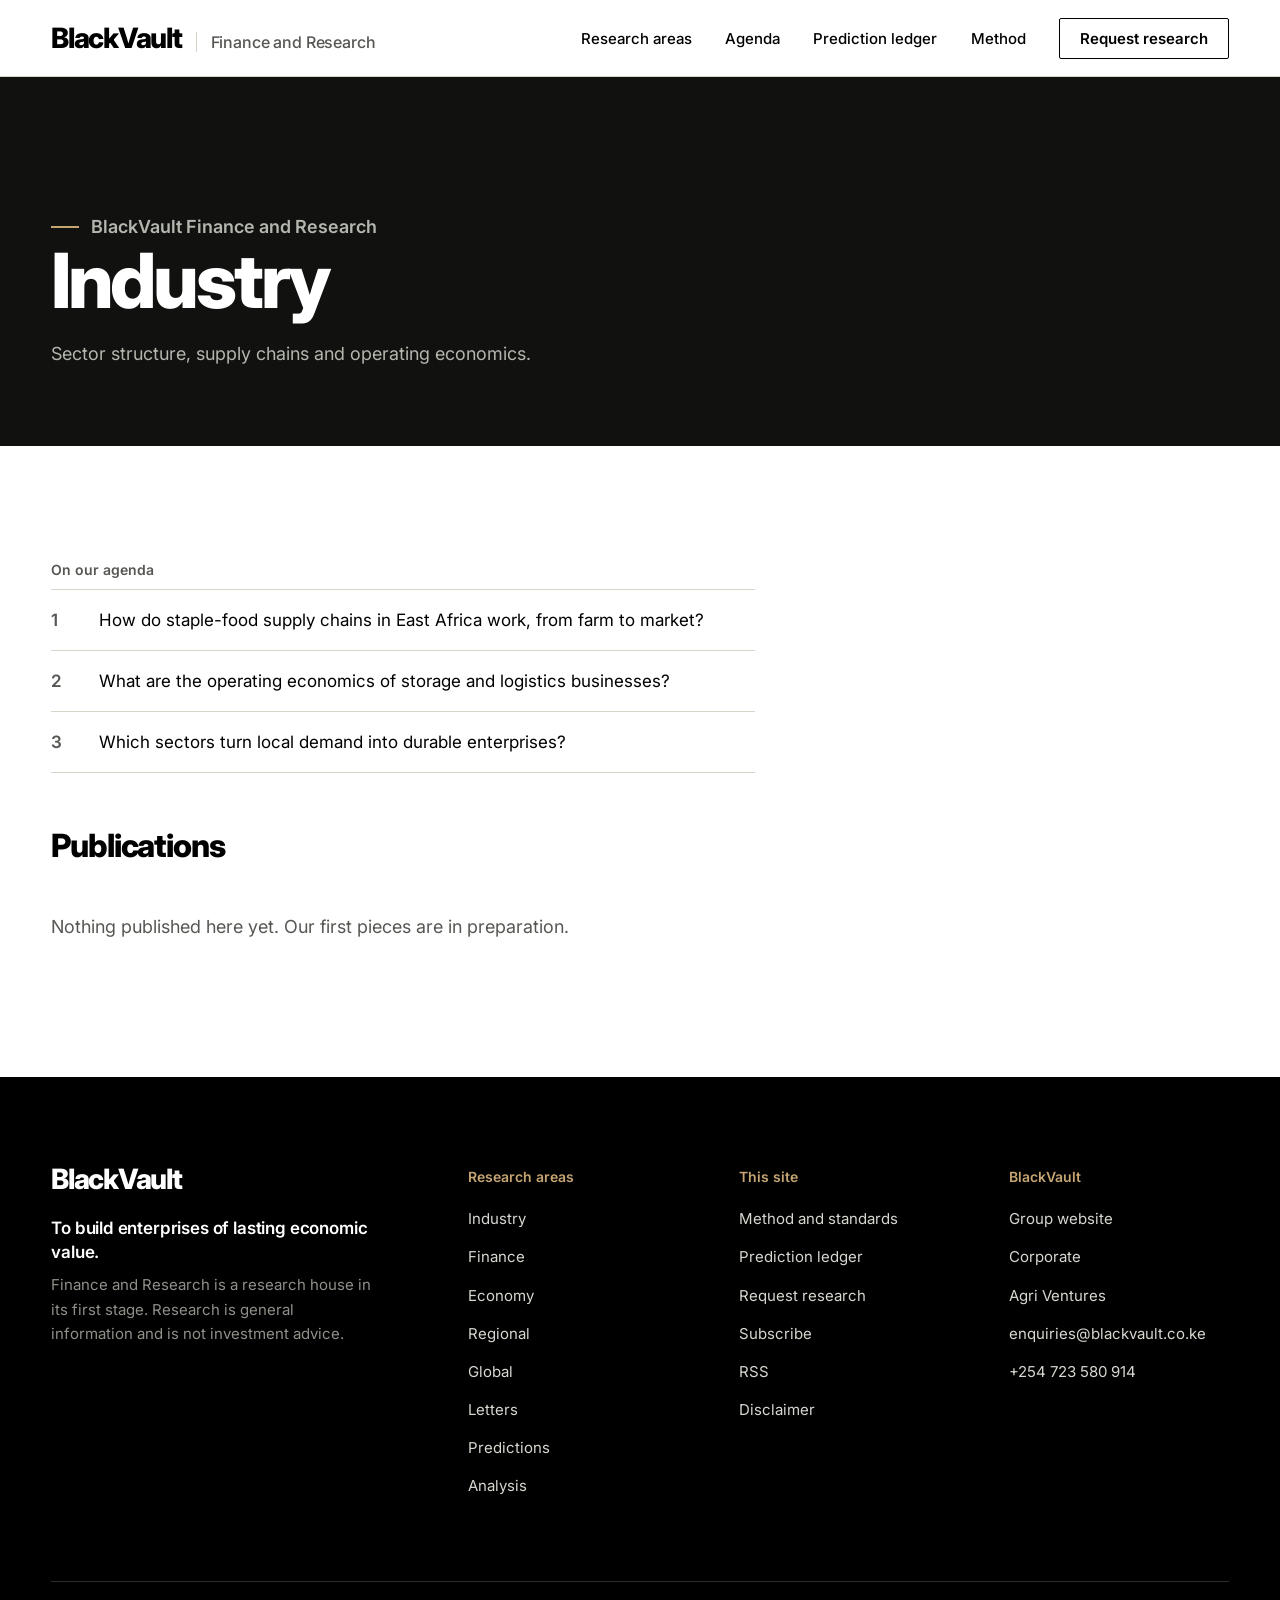
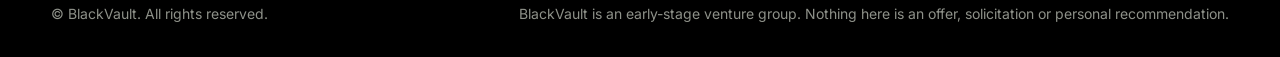
<file: industry/index.html>
<!DOCTYPE html>
<html lang="en"><head><meta charset="utf-8"><meta name="viewport" content="width=device-width, initial-scale=1, viewport-fit=cover">
<title>Industry | BlackVault Finance and Research</title><meta name="description" content="Sector structure, supply chains and operating economics."><meta name="theme-color" content="#111210">
<link rel="canonical" href="https://finance.blackvault.co.ke/industry/"><link rel="icon" href="/favicon.svg" type="image/svg+xml"><link rel="apple-touch-icon" href="/assets/apple-touch-icon.png"><link rel="alternate" type="application/rss+xml" href="/rss.xml" title="BlackVault Finance and Research">
<meta property="og:title" content="Industry | BlackVault Finance and Research"><meta property="og:description" content="Sector structure, supply chains and operating economics."><meta property="og:type" content="website"><meta property="og:url" content="https://finance.blackvault.co.ke/industry/"><meta property="og:image" content="https://finance.blackvault.co.ke/assets/og-image.png"><meta name="twitter:card" content="summary_large_image">
<link rel="preconnect" href="https://fonts.googleapis.com"><link rel="preconnect" href="https://fonts.gstatic.com" crossorigin>
<link href="https://fonts.googleapis.com/css2?family=Inter:wght@400;500;600;800&display=swap" rel="stylesheet"><link rel="stylesheet" href="/assets/css/site.css"></head>
<body class="fin"><a class="skip" href="#main">Skip to content</a><div id="prog"></div>
<header><div class="wrap bar"><a class="word" href="/" aria-label="BlackVault Finance and Research home">BlackVault<span class="subl">Finance and Research</span></a>
<button class="menu" aria-expanded="false" aria-controls="nav"><i aria-hidden="true"></i><span>Menu</span></button>
<nav id="nav" aria-label="Primary"><ul><li><a href="/#areas">Research areas</a></li><li><a href="/#agenda">Agenda</a></li><li><a href="/predictions/">Prediction ledger</a></li><li><a href="/method/">Method</a></li><li class="cta"><a href="/request/">Request research</a></li></ul>
<div class="navfoot">To build enterprises of lasting economic value.<br><a href="mailto:enquiries@blackvault.co.ke">enquiries@blackvault.co.ke</a></div></nav></div></header>
<main id="main"><div class="phero"><div class="wrap"><p class="kicker" style="color:#b4b7ae">BlackVault Finance and Research</p><h1>Industry</h1><p>Sector structure, supply chains and operating economics.</p></div></div><section><div class="wrap"><p class="label">On our agenda</p><ol class="qs"><li><span>How do staple-food supply chains in East Africa work, from farm to market?</span></li><li><span>What are the operating economics of storage and logistics businesses?</span></li><li><span>Which sectors turn local demand into durable enterprises?</span></li></ol><h2 style="font-size:clamp(1.5rem,2.6vw,2rem);margin:56px 0 24px">Publications</h2><p class="empty">Nothing published here yet. Our first pieces are in preparation.</p></div></section></main>
<footer><div class="wrap"><div class="ftop"><div><a class="word" href="/">BlackVault</a><p class="vis">To build enterprises of lasting economic value.</p><p class="stat">Finance and Research is a research house in its first stage. Research is general information and is not investment advice.</p></div>
<div><h4>Research areas</h4><ul><li><a href="/industry/">Industry</a></li><li><a href="/finance/">Finance</a></li><li><a href="/economy/">Economy</a></li><li><a href="/regional/">Regional</a></li><li><a href="/global/">Global</a></li><li><a href="/letters/">Letters</a></li><li><a href="/predictions/">Predictions</a></li><li><a href="/analysis/">Analysis</a></li></ul></div>
<div><h4>This site</h4><ul><li><a href="/method/">Method and standards</a></li><li><a href="/predictions/">Prediction ledger</a></li><li><a href="/request/">Request research</a></li><li><a href="/subscribe/">Subscribe</a></li><li><a href="/rss.xml">RSS</a></li><li><a href="/disclaimer/">Disclaimer</a></li></ul></div>
<div><h4>BlackVault</h4><ul><li><a href="https://www.blackvault.co.ke">Group website</a></li><li><a href="https://www.blackvault.co.ke/corporate/">Corporate</a></li><li><a href="https://agri.blackvault.co.ke">Agri Ventures</a></li><li><a href="mailto:enquiries@blackvault.co.ke">enquiries@blackvault.co.ke</a></li><li><a href="tel:+254723580914">+254 723 580 914</a></li></ul></div></div>
<div class="fine"><span>© BlackVault. All rights reserved.</span><span>BlackVault is an early-stage venture group. Nothing here is an offer, solicitation or personal recommendation.</span></div></div></footer>
<script src="/assets/js/site.js" defer></script></body></html>
</file>
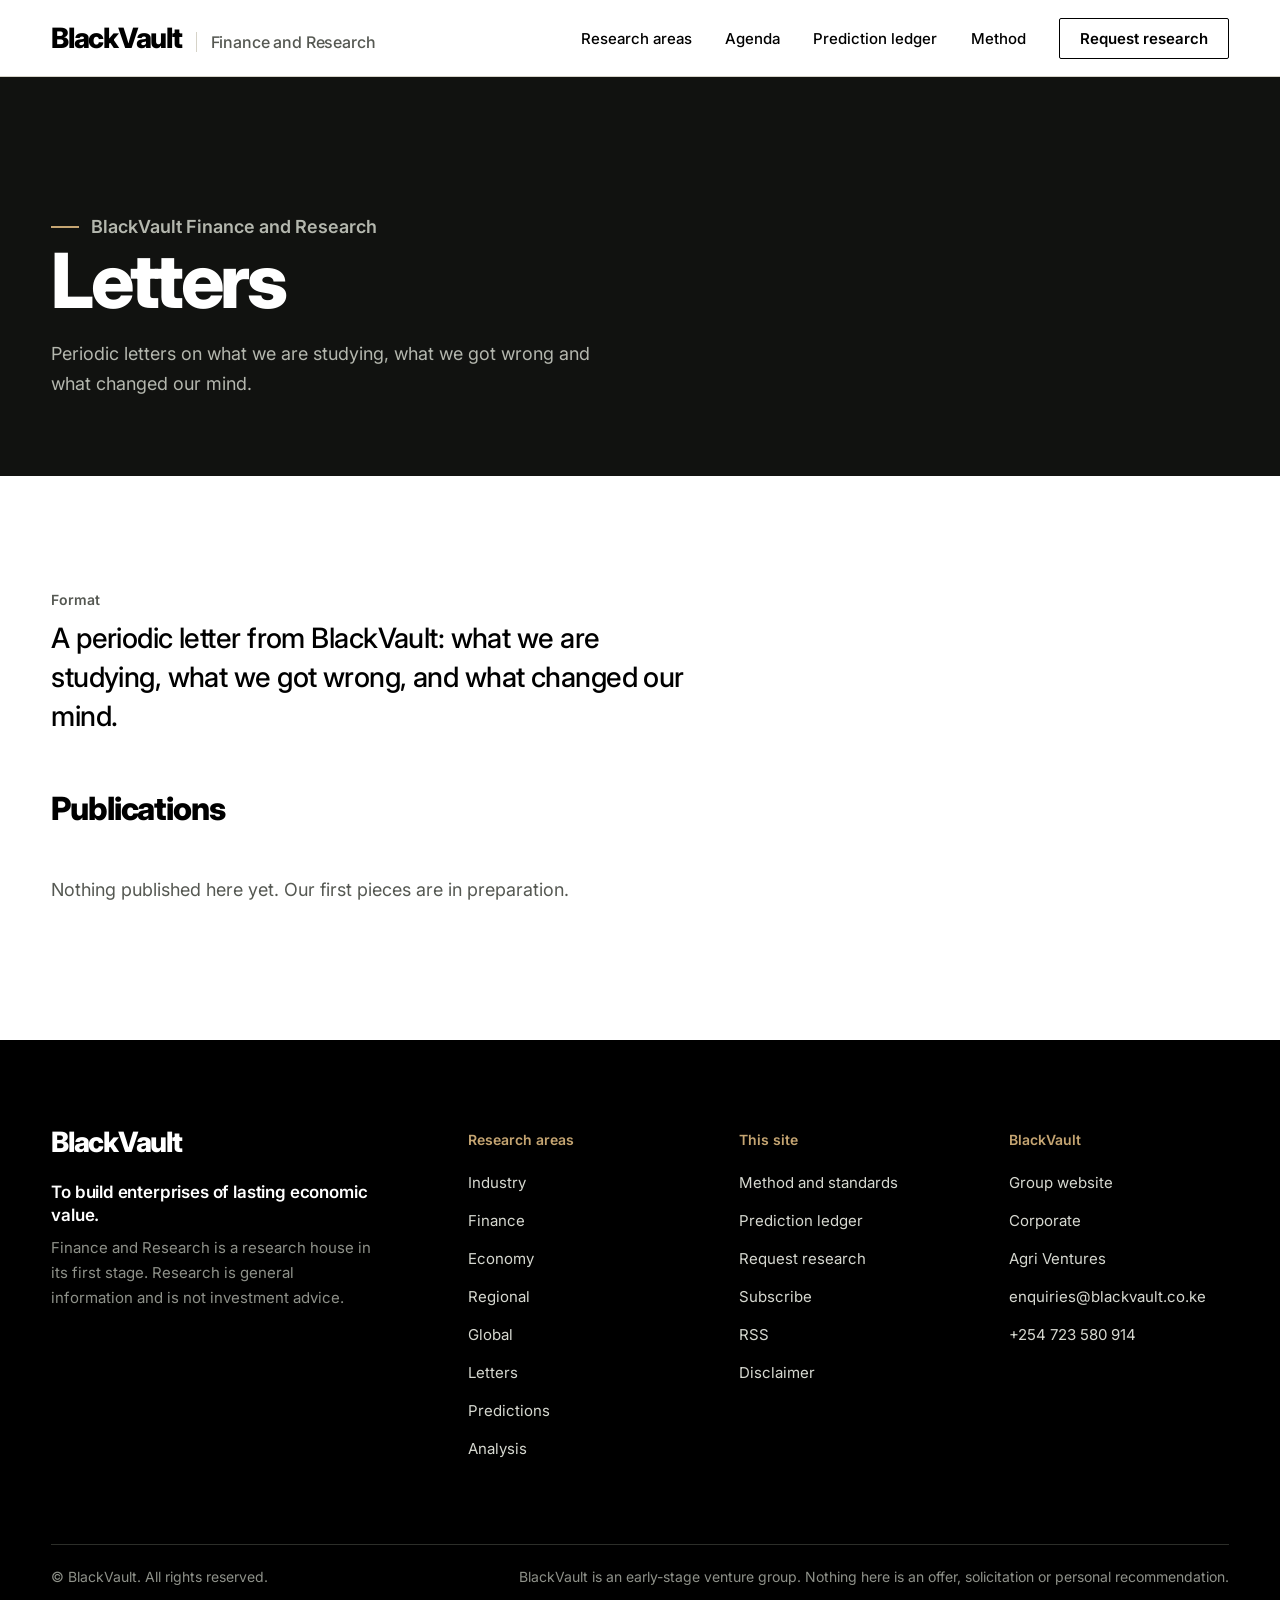
<file: letters/index.html>
<!DOCTYPE html>
<html lang="en"><head><meta charset="utf-8"><meta name="viewport" content="width=device-width, initial-scale=1, viewport-fit=cover">
<title>Letters | BlackVault Finance and Research</title><meta name="description" content="Periodic letters on what we are studying, what we got wrong and what changed our mind."><meta name="theme-color" content="#111210">
<link rel="canonical" href="https://finance.blackvault.co.ke/letters/"><link rel="icon" href="/favicon.svg" type="image/svg+xml"><link rel="apple-touch-icon" href="/assets/apple-touch-icon.png"><link rel="alternate" type="application/rss+xml" href="/rss.xml" title="BlackVault Finance and Research">
<meta property="og:title" content="Letters | BlackVault Finance and Research"><meta property="og:description" content="Periodic letters on what we are studying, what we got wrong and what changed our mind."><meta property="og:type" content="website"><meta property="og:url" content="https://finance.blackvault.co.ke/letters/"><meta property="og:image" content="https://finance.blackvault.co.ke/assets/og-image.png"><meta name="twitter:card" content="summary_large_image">
<link rel="preconnect" href="https://fonts.googleapis.com"><link rel="preconnect" href="https://fonts.gstatic.com" crossorigin>
<link href="https://fonts.googleapis.com/css2?family=Inter:wght@400;500;600;800&display=swap" rel="stylesheet"><link rel="stylesheet" href="/assets/css/site.css"></head>
<body class="fin"><a class="skip" href="#main">Skip to content</a><div id="prog"></div>
<header><div class="wrap bar"><a class="word" href="/" aria-label="BlackVault Finance and Research home">BlackVault<span class="subl">Finance and Research</span></a>
<button class="menu" aria-expanded="false" aria-controls="nav"><i aria-hidden="true"></i><span>Menu</span></button>
<nav id="nav" aria-label="Primary"><ul><li><a href="/#areas">Research areas</a></li><li><a href="/#agenda">Agenda</a></li><li><a href="/predictions/">Prediction ledger</a></li><li><a href="/method/">Method</a></li><li class="cta"><a href="/request/">Request research</a></li></ul>
<div class="navfoot">To build enterprises of lasting economic value.<br><a href="mailto:enquiries@blackvault.co.ke">enquiries@blackvault.co.ke</a></div></nav></div></header>
<main id="main"><div class="phero"><div class="wrap"><p class="kicker" style="color:#b4b7ae">BlackVault Finance and Research</p><h1>Letters</h1><p>Periodic letters on what we are studying, what we got wrong and what changed our mind.</p></div></div><section><div class="wrap"><p class="label">Format</p><p class="lead" style="max-width:40rem">A periodic letter from BlackVault: what we are studying, what we got wrong, and what changed our mind.</p><h2 style="font-size:clamp(1.5rem,2.6vw,2rem);margin:56px 0 24px">Publications</h2><p class="empty">Nothing published here yet. Our first pieces are in preparation.</p></div></section></main>
<footer><div class="wrap"><div class="ftop"><div><a class="word" href="/">BlackVault</a><p class="vis">To build enterprises of lasting economic value.</p><p class="stat">Finance and Research is a research house in its first stage. Research is general information and is not investment advice.</p></div>
<div><h4>Research areas</h4><ul><li><a href="/industry/">Industry</a></li><li><a href="/finance/">Finance</a></li><li><a href="/economy/">Economy</a></li><li><a href="/regional/">Regional</a></li><li><a href="/global/">Global</a></li><li><a href="/letters/">Letters</a></li><li><a href="/predictions/">Predictions</a></li><li><a href="/analysis/">Analysis</a></li></ul></div>
<div><h4>This site</h4><ul><li><a href="/method/">Method and standards</a></li><li><a href="/predictions/">Prediction ledger</a></li><li><a href="/request/">Request research</a></li><li><a href="/subscribe/">Subscribe</a></li><li><a href="/rss.xml">RSS</a></li><li><a href="/disclaimer/">Disclaimer</a></li></ul></div>
<div><h4>BlackVault</h4><ul><li><a href="https://www.blackvault.co.ke">Group website</a></li><li><a href="https://www.blackvault.co.ke/corporate/">Corporate</a></li><li><a href="https://agri.blackvault.co.ke">Agri Ventures</a></li><li><a href="mailto:enquiries@blackvault.co.ke">enquiries@blackvault.co.ke</a></li><li><a href="tel:+254723580914">+254 723 580 914</a></li></ul></div></div>
<div class="fine"><span>© BlackVault. All rights reserved.</span><span>BlackVault is an early-stage venture group. Nothing here is an offer, solicitation or personal recommendation.</span></div></div></footer>
<script src="/assets/js/site.js" defer></script></body></html>
</file>
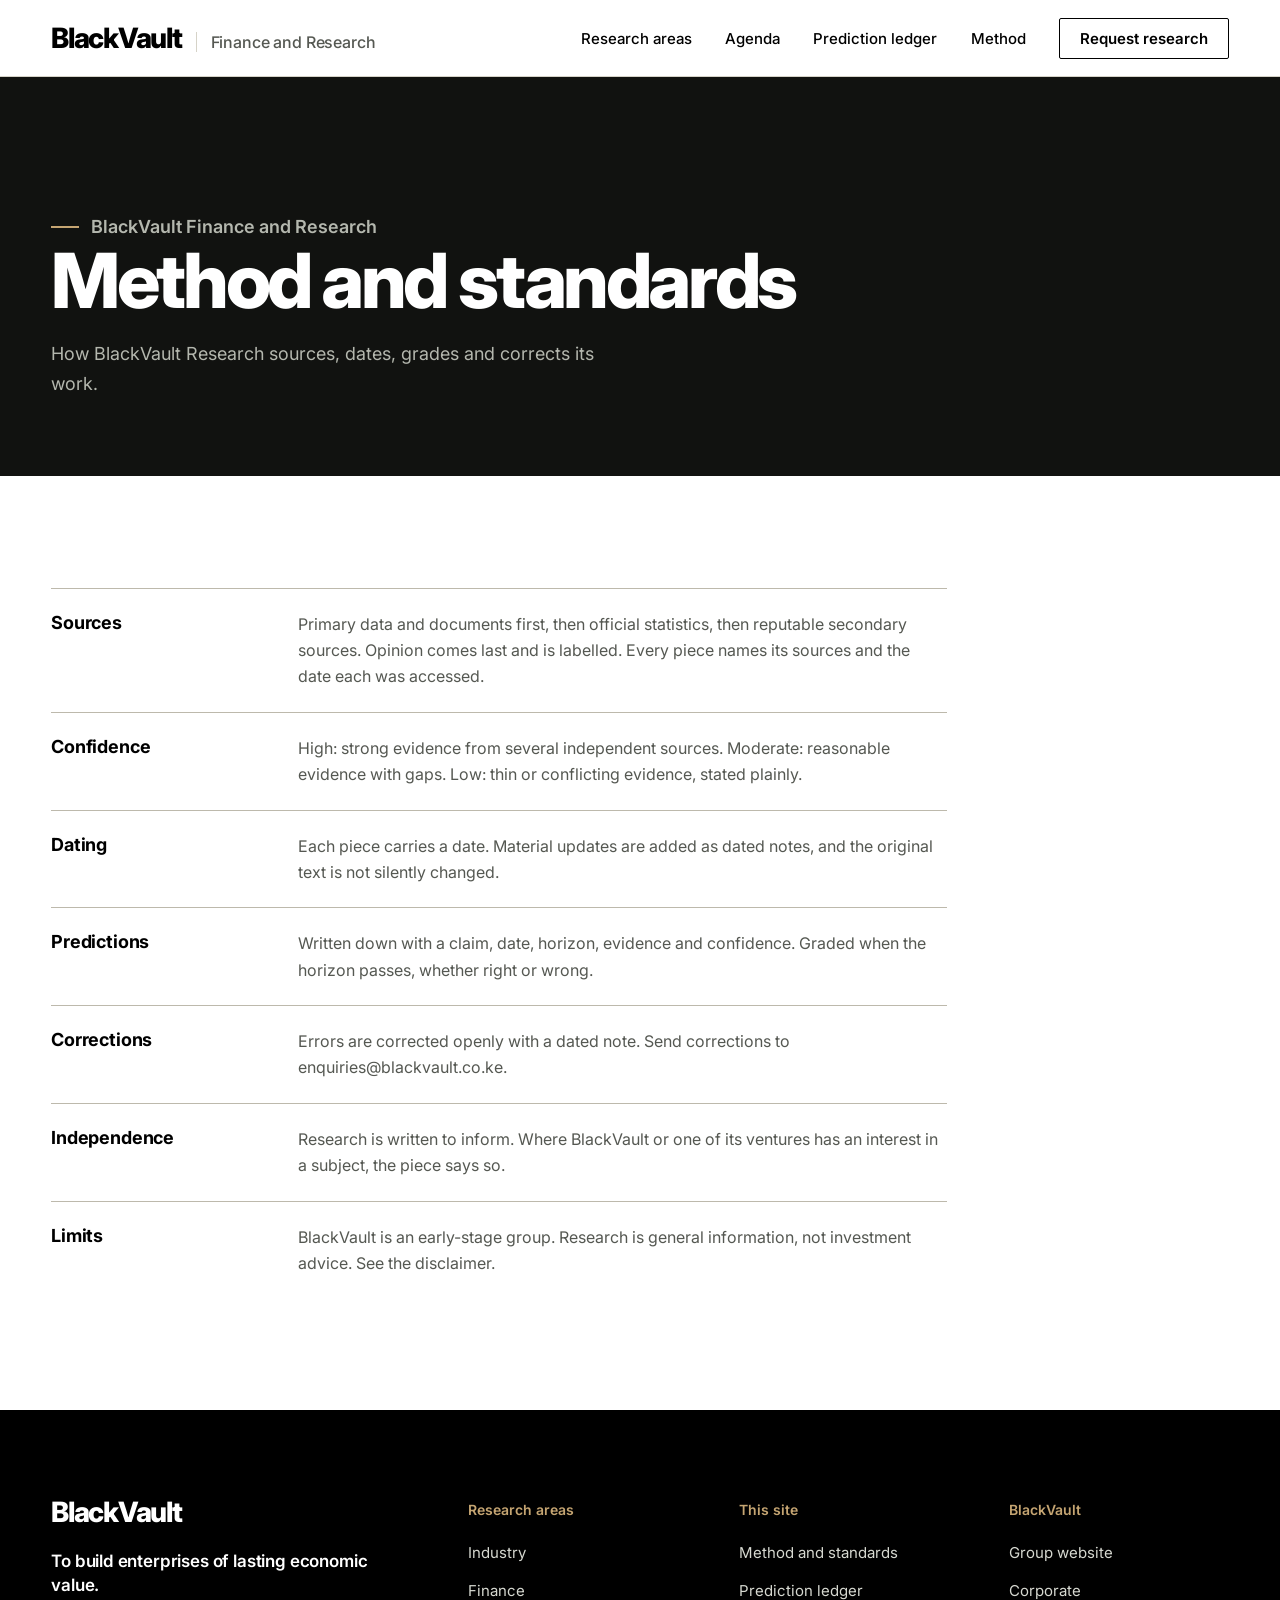
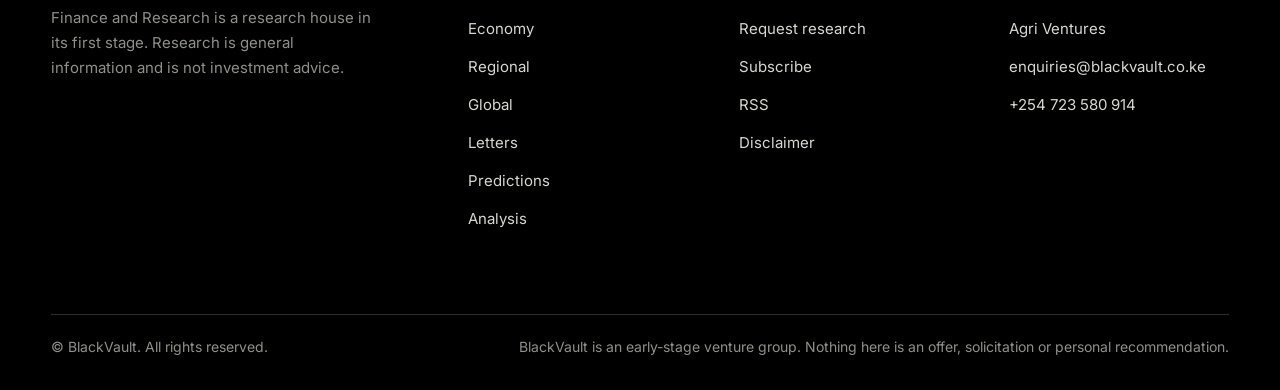
<file: method/index.html>
<!DOCTYPE html>
<html lang="en"><head><meta charset="utf-8"><meta name="viewport" content="width=device-width, initial-scale=1, viewport-fit=cover">
<title>Method and standards | BlackVault Finance and Research</title><meta name="description" content="How BlackVault Research sources, dates, grades and corrects its work."><meta name="theme-color" content="#111210">
<link rel="canonical" href="https://finance.blackvault.co.ke/method/"><link rel="icon" href="/favicon.svg" type="image/svg+xml"><link rel="apple-touch-icon" href="/assets/apple-touch-icon.png"><link rel="alternate" type="application/rss+xml" href="/rss.xml" title="BlackVault Finance and Research">
<meta property="og:title" content="Method and standards | BlackVault Finance and Research"><meta property="og:description" content="How BlackVault Research sources, dates, grades and corrects its work."><meta property="og:type" content="website"><meta property="og:url" content="https://finance.blackvault.co.ke/method/"><meta property="og:image" content="https://finance.blackvault.co.ke/assets/og-image.png"><meta name="twitter:card" content="summary_large_image">
<link rel="preconnect" href="https://fonts.googleapis.com"><link rel="preconnect" href="https://fonts.gstatic.com" crossorigin>
<link href="https://fonts.googleapis.com/css2?family=Inter:wght@400;500;600;800&display=swap" rel="stylesheet"><link rel="stylesheet" href="/assets/css/site.css"></head>
<body class="fin"><a class="skip" href="#main">Skip to content</a><div id="prog"></div>
<header><div class="wrap bar"><a class="word" href="/" aria-label="BlackVault Finance and Research home">BlackVault<span class="subl">Finance and Research</span></a>
<button class="menu" aria-expanded="false" aria-controls="nav"><i aria-hidden="true"></i><span>Menu</span></button>
<nav id="nav" aria-label="Primary"><ul><li><a href="/#areas">Research areas</a></li><li><a href="/#agenda">Agenda</a></li><li><a href="/predictions/">Prediction ledger</a></li><li><a href="/method/">Method</a></li><li class="cta"><a href="/request/">Request research</a></li></ul>
<div class="navfoot">To build enterprises of lasting economic value.<br><a href="mailto:enquiries@blackvault.co.ke">enquiries@blackvault.co.ke</a></div></nav></div></header>
<main id="main"><div class="phero"><div class="wrap"><p class="kicker" style="color:#b4b7ae">BlackVault Finance and Research</p><h1>Method and standards</h1><p>How BlackVault Research sources, dates, grades and corrects its work.</p></div></div><section><div class="wrap"><div class="rules one"><div><h3>Sources</h3><p>Primary data and documents first, then official statistics, then reputable secondary sources. Opinion comes last and is labelled. Every piece names its sources and the date each was accessed.</p></div><div><h3>Confidence</h3><p>High: strong evidence from several independent sources. Moderate: reasonable evidence with gaps. Low: thin or conflicting evidence, stated plainly.</p></div><div><h3>Dating</h3><p>Each piece carries a date. Material updates are added as dated notes, and the original text is not silently changed.</p></div><div><h3>Predictions</h3><p>Written down with a claim, date, horizon, evidence and confidence. Graded when the horizon passes, whether right or wrong.</p></div><div><h3>Corrections</h3><p>Errors are corrected openly with a dated note. Send corrections to enquiries@blackvault.co.ke.</p></div><div><h3>Independence</h3><p>Research is written to inform. Where BlackVault or one of its ventures has an interest in a subject, the piece says so.</p></div><div><h3>Limits</h3><p>BlackVault is an early-stage group. Research is general information, not investment advice. See the disclaimer.</p></div></div></div></section></main>
<footer><div class="wrap"><div class="ftop"><div><a class="word" href="/">BlackVault</a><p class="vis">To build enterprises of lasting economic value.</p><p class="stat">Finance and Research is a research house in its first stage. Research is general information and is not investment advice.</p></div>
<div><h4>Research areas</h4><ul><li><a href="/industry/">Industry</a></li><li><a href="/finance/">Finance</a></li><li><a href="/economy/">Economy</a></li><li><a href="/regional/">Regional</a></li><li><a href="/global/">Global</a></li><li><a href="/letters/">Letters</a></li><li><a href="/predictions/">Predictions</a></li><li><a href="/analysis/">Analysis</a></li></ul></div>
<div><h4>This site</h4><ul><li><a href="/method/">Method and standards</a></li><li><a href="/predictions/">Prediction ledger</a></li><li><a href="/request/">Request research</a></li><li><a href="/subscribe/">Subscribe</a></li><li><a href="/rss.xml">RSS</a></li><li><a href="/disclaimer/">Disclaimer</a></li></ul></div>
<div><h4>BlackVault</h4><ul><li><a href="https://www.blackvault.co.ke">Group website</a></li><li><a href="https://www.blackvault.co.ke/corporate/">Corporate</a></li><li><a href="https://agri.blackvault.co.ke">Agri Ventures</a></li><li><a href="mailto:enquiries@blackvault.co.ke">enquiries@blackvault.co.ke</a></li><li><a href="tel:+254723580914">+254 723 580 914</a></li></ul></div></div>
<div class="fine"><span>© BlackVault. All rights reserved.</span><span>BlackVault is an early-stage venture group. Nothing here is an offer, solicitation or personal recommendation.</span></div></div></footer>
<script src="/assets/js/site.js" defer></script></body></html>
</file>
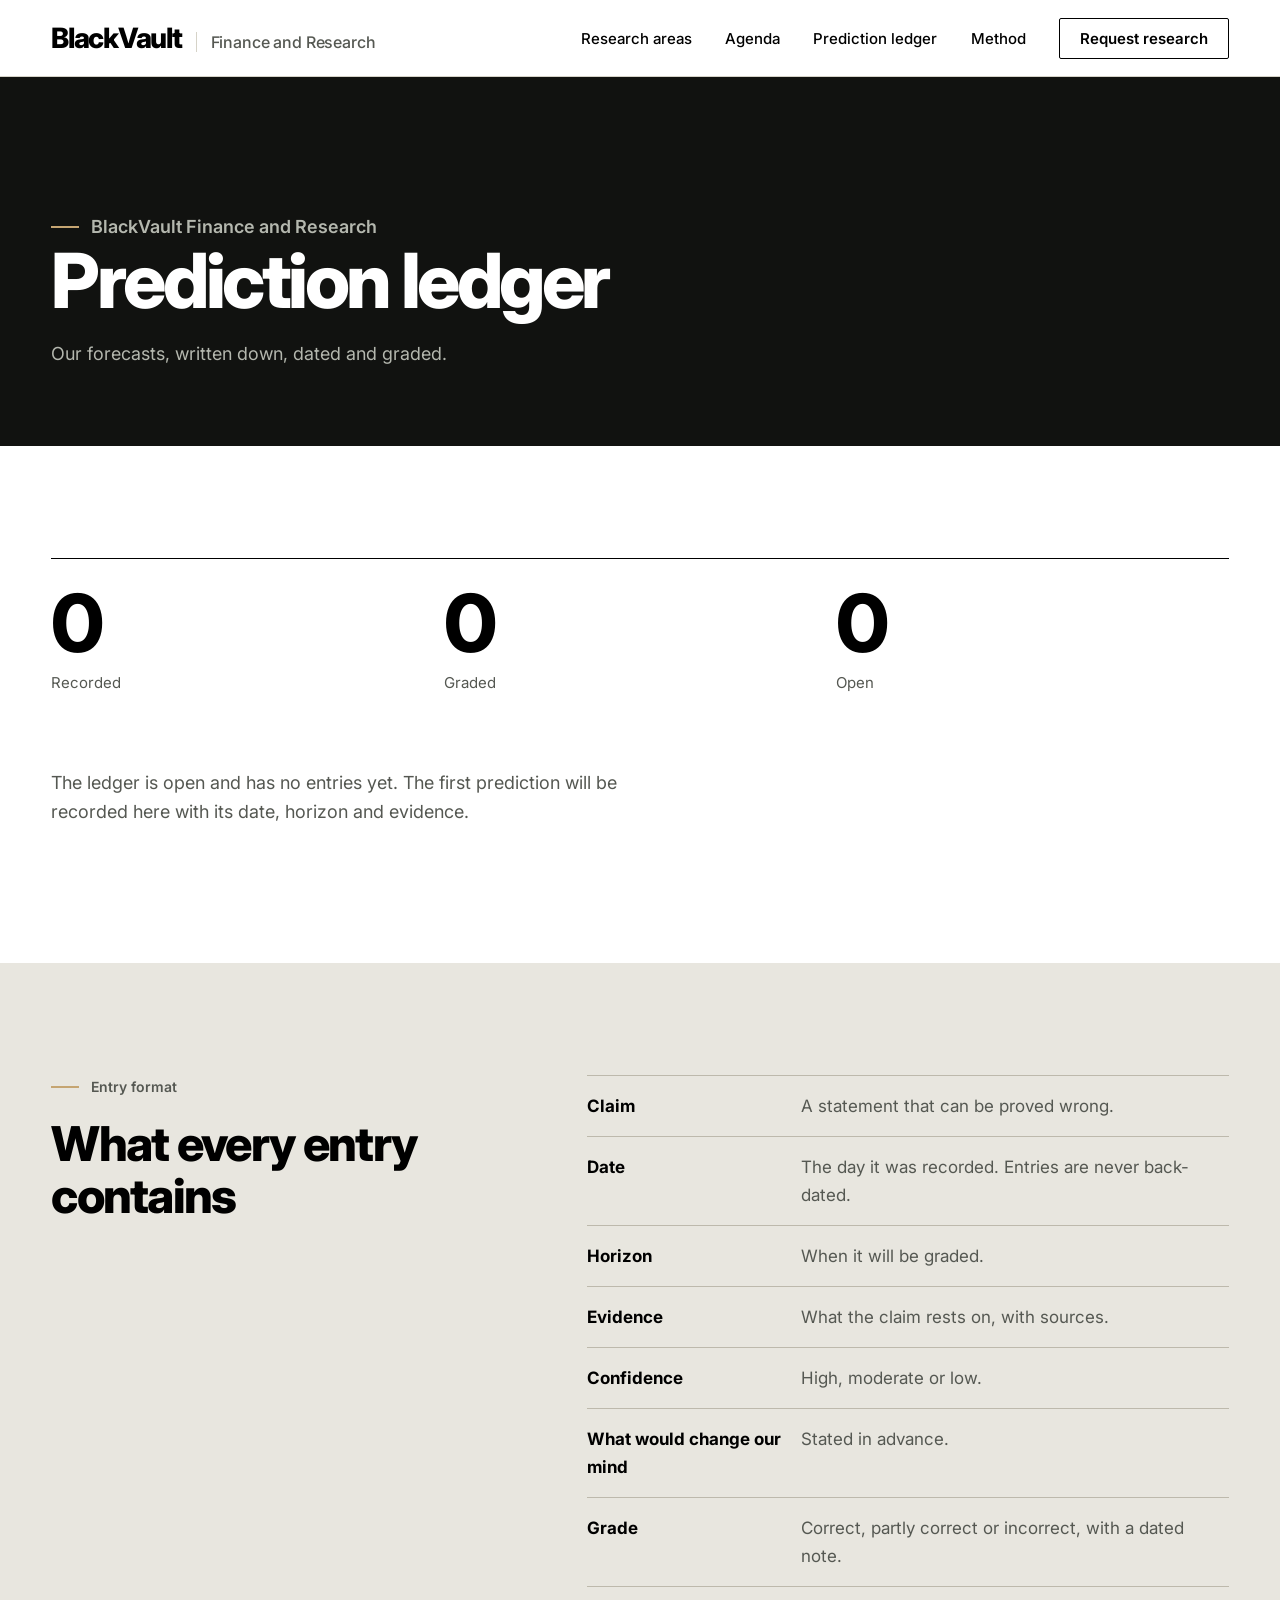
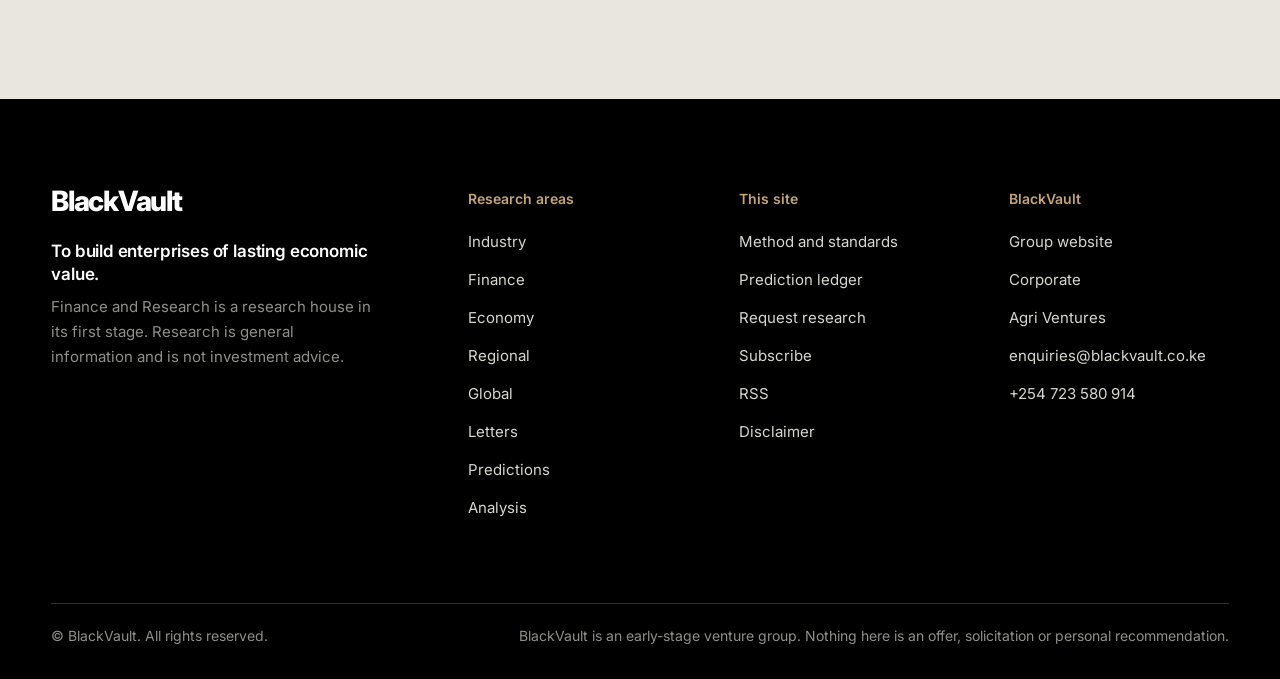
<file: predictions/index.html>
<!DOCTYPE html>
<html lang="en"><head><meta charset="utf-8"><meta name="viewport" content="width=device-width, initial-scale=1, viewport-fit=cover">
<title>Prediction ledger | BlackVault Finance and Research</title><meta name="description" content="Dated, falsifiable forecasts from BlackVault Research, graded after the fact."><meta name="theme-color" content="#111210">
<link rel="canonical" href="https://finance.blackvault.co.ke/predictions/"><link rel="icon" href="/favicon.svg" type="image/svg+xml"><link rel="apple-touch-icon" href="/assets/apple-touch-icon.png"><link rel="alternate" type="application/rss+xml" href="/rss.xml" title="BlackVault Finance and Research">
<meta property="og:title" content="Prediction ledger | BlackVault Finance and Research"><meta property="og:description" content="Dated, falsifiable forecasts from BlackVault Research, graded after the fact."><meta property="og:type" content="website"><meta property="og:url" content="https://finance.blackvault.co.ke/predictions/"><meta property="og:image" content="https://finance.blackvault.co.ke/assets/og-image.png"><meta name="twitter:card" content="summary_large_image">
<link rel="preconnect" href="https://fonts.googleapis.com"><link rel="preconnect" href="https://fonts.gstatic.com" crossorigin>
<link href="https://fonts.googleapis.com/css2?family=Inter:wght@400;500;600;800&display=swap" rel="stylesheet"><link rel="stylesheet" href="/assets/css/site.css"></head>
<body class="fin"><a class="skip" href="#main">Skip to content</a><div id="prog"></div>
<header><div class="wrap bar"><a class="word" href="/" aria-label="BlackVault Finance and Research home">BlackVault<span class="subl">Finance and Research</span></a>
<button class="menu" aria-expanded="false" aria-controls="nav"><i aria-hidden="true"></i><span>Menu</span></button>
<nav id="nav" aria-label="Primary"><ul><li><a href="/#areas">Research areas</a></li><li><a href="/#agenda">Agenda</a></li><li><a href="/predictions/">Prediction ledger</a></li><li><a href="/method/">Method</a></li><li class="cta"><a href="/request/">Request research</a></li></ul>
<div class="navfoot">To build enterprises of lasting economic value.<br><a href="mailto:enquiries@blackvault.co.ke">enquiries@blackvault.co.ke</a></div></nav></div></header>
<main id="main"><div class="phero"><div class="wrap"><p class="kicker" style="color:#b4b7ae">BlackVault Finance and Research</p><h1>Prediction ledger</h1><p>Our forecasts, written down, dated and graded.</p></div></div><section><div class="wrap"><div class="counts light"><div><b>0</b><span>Recorded</span></div><div><b>0</b><span>Graded</span></div><div><b>0</b><span>Open</span></div></div><div style="margin-top:48px"><p class="empty">The ledger is open and has no entries yet. The first prediction will be recorded here with its date, horizon and evidence.</p></div></div></section><section class="ivory"><div class="wrap split"><div><p class="kicker">Entry format</p><h2>What every entry contains</h2></div><dl class="anat"><dt>Claim</dt><dd>A statement that can be proved wrong.</dd><dt>Date</dt><dd>The day it was recorded. Entries are never back-dated.</dd><dt>Horizon</dt><dd>When it will be graded.</dd><dt>Evidence</dt><dd>What the claim rests on, with sources.</dd><dt>Confidence</dt><dd>High, moderate or low.</dd><dt>What would change our mind</dt><dd>Stated in advance.</dd><dt>Grade</dt><dd>Correct, partly correct or incorrect, with a dated note.</dd></dl></div></section></main>
<footer><div class="wrap"><div class="ftop"><div><a class="word" href="/">BlackVault</a><p class="vis">To build enterprises of lasting economic value.</p><p class="stat">Finance and Research is a research house in its first stage. Research is general information and is not investment advice.</p></div>
<div><h4>Research areas</h4><ul><li><a href="/industry/">Industry</a></li><li><a href="/finance/">Finance</a></li><li><a href="/economy/">Economy</a></li><li><a href="/regional/">Regional</a></li><li><a href="/global/">Global</a></li><li><a href="/letters/">Letters</a></li><li><a href="/predictions/">Predictions</a></li><li><a href="/analysis/">Analysis</a></li></ul></div>
<div><h4>This site</h4><ul><li><a href="/method/">Method and standards</a></li><li><a href="/predictions/">Prediction ledger</a></li><li><a href="/request/">Request research</a></li><li><a href="/subscribe/">Subscribe</a></li><li><a href="/rss.xml">RSS</a></li><li><a href="/disclaimer/">Disclaimer</a></li></ul></div>
<div><h4>BlackVault</h4><ul><li><a href="https://www.blackvault.co.ke">Group website</a></li><li><a href="https://www.blackvault.co.ke/corporate/">Corporate</a></li><li><a href="https://agri.blackvault.co.ke">Agri Ventures</a></li><li><a href="mailto:enquiries@blackvault.co.ke">enquiries@blackvault.co.ke</a></li><li><a href="tel:+254723580914">+254 723 580 914</a></li></ul></div></div>
<div class="fine"><span>© BlackVault. All rights reserved.</span><span>BlackVault is an early-stage venture group. Nothing here is an offer, solicitation or personal recommendation.</span></div></div></footer>
<script src="/assets/js/site.js" defer></script></body></html>
</file>
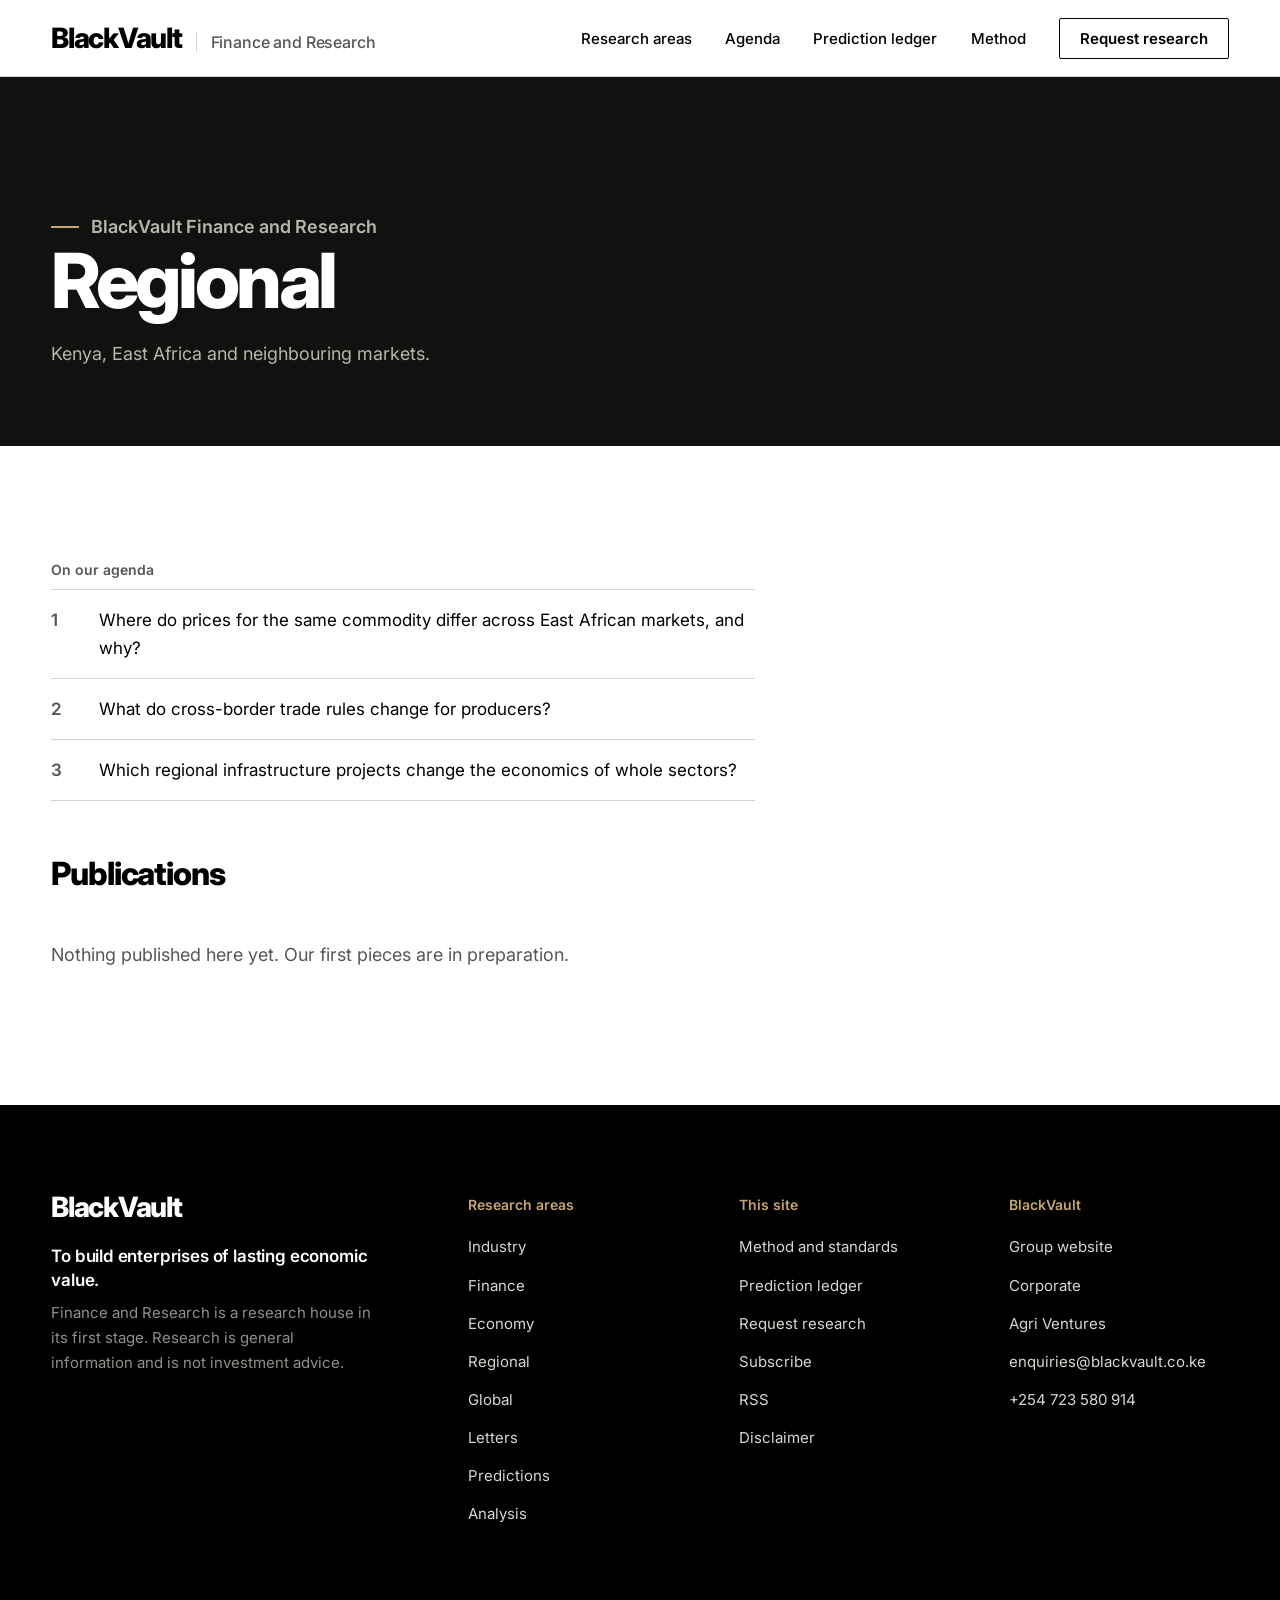
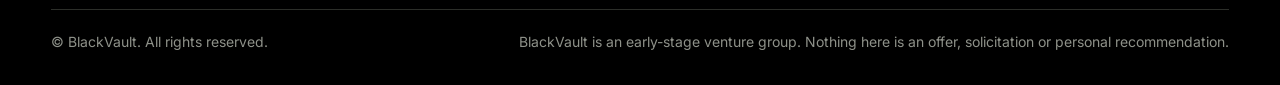
<file: regional/index.html>
<!DOCTYPE html>
<html lang="en"><head><meta charset="utf-8"><meta name="viewport" content="width=device-width, initial-scale=1, viewport-fit=cover">
<title>Regional | BlackVault Finance and Research</title><meta name="description" content="Kenya, East Africa and neighbouring markets."><meta name="theme-color" content="#111210">
<link rel="canonical" href="https://finance.blackvault.co.ke/regional/"><link rel="icon" href="/favicon.svg" type="image/svg+xml"><link rel="apple-touch-icon" href="/assets/apple-touch-icon.png"><link rel="alternate" type="application/rss+xml" href="/rss.xml" title="BlackVault Finance and Research">
<meta property="og:title" content="Regional | BlackVault Finance and Research"><meta property="og:description" content="Kenya, East Africa and neighbouring markets."><meta property="og:type" content="website"><meta property="og:url" content="https://finance.blackvault.co.ke/regional/"><meta property="og:image" content="https://finance.blackvault.co.ke/assets/og-image.png"><meta name="twitter:card" content="summary_large_image">
<link rel="preconnect" href="https://fonts.googleapis.com"><link rel="preconnect" href="https://fonts.gstatic.com" crossorigin>
<link href="https://fonts.googleapis.com/css2?family=Inter:wght@400;500;600;800&display=swap" rel="stylesheet"><link rel="stylesheet" href="/assets/css/site.css"></head>
<body class="fin"><a class="skip" href="#main">Skip to content</a><div id="prog"></div>
<header><div class="wrap bar"><a class="word" href="/" aria-label="BlackVault Finance and Research home">BlackVault<span class="subl">Finance and Research</span></a>
<button class="menu" aria-expanded="false" aria-controls="nav"><i aria-hidden="true"></i><span>Menu</span></button>
<nav id="nav" aria-label="Primary"><ul><li><a href="/#areas">Research areas</a></li><li><a href="/#agenda">Agenda</a></li><li><a href="/predictions/">Prediction ledger</a></li><li><a href="/method/">Method</a></li><li class="cta"><a href="/request/">Request research</a></li></ul>
<div class="navfoot">To build enterprises of lasting economic value.<br><a href="mailto:enquiries@blackvault.co.ke">enquiries@blackvault.co.ke</a></div></nav></div></header>
<main id="main"><div class="phero"><div class="wrap"><p class="kicker" style="color:#b4b7ae">BlackVault Finance and Research</p><h1>Regional</h1><p>Kenya, East Africa and neighbouring markets.</p></div></div><section><div class="wrap"><p class="label">On our agenda</p><ol class="qs"><li><span>Where do prices for the same commodity differ across East African markets, and why?</span></li><li><span>What do cross-border trade rules change for producers?</span></li><li><span>Which regional infrastructure projects change the economics of whole sectors?</span></li></ol><h2 style="font-size:clamp(1.5rem,2.6vw,2rem);margin:56px 0 24px">Publications</h2><p class="empty">Nothing published here yet. Our first pieces are in preparation.</p></div></section></main>
<footer><div class="wrap"><div class="ftop"><div><a class="word" href="/">BlackVault</a><p class="vis">To build enterprises of lasting economic value.</p><p class="stat">Finance and Research is a research house in its first stage. Research is general information and is not investment advice.</p></div>
<div><h4>Research areas</h4><ul><li><a href="/industry/">Industry</a></li><li><a href="/finance/">Finance</a></li><li><a href="/economy/">Economy</a></li><li><a href="/regional/">Regional</a></li><li><a href="/global/">Global</a></li><li><a href="/letters/">Letters</a></li><li><a href="/predictions/">Predictions</a></li><li><a href="/analysis/">Analysis</a></li></ul></div>
<div><h4>This site</h4><ul><li><a href="/method/">Method and standards</a></li><li><a href="/predictions/">Prediction ledger</a></li><li><a href="/request/">Request research</a></li><li><a href="/subscribe/">Subscribe</a></li><li><a href="/rss.xml">RSS</a></li><li><a href="/disclaimer/">Disclaimer</a></li></ul></div>
<div><h4>BlackVault</h4><ul><li><a href="https://www.blackvault.co.ke">Group website</a></li><li><a href="https://www.blackvault.co.ke/corporate/">Corporate</a></li><li><a href="https://agri.blackvault.co.ke">Agri Ventures</a></li><li><a href="mailto:enquiries@blackvault.co.ke">enquiries@blackvault.co.ke</a></li><li><a href="tel:+254723580914">+254 723 580 914</a></li></ul></div></div>
<div class="fine"><span>© BlackVault. All rights reserved.</span><span>BlackVault is an early-stage venture group. Nothing here is an offer, solicitation or personal recommendation.</span></div></div></footer>
<script src="/assets/js/site.js" defer></script></body></html>
</file>
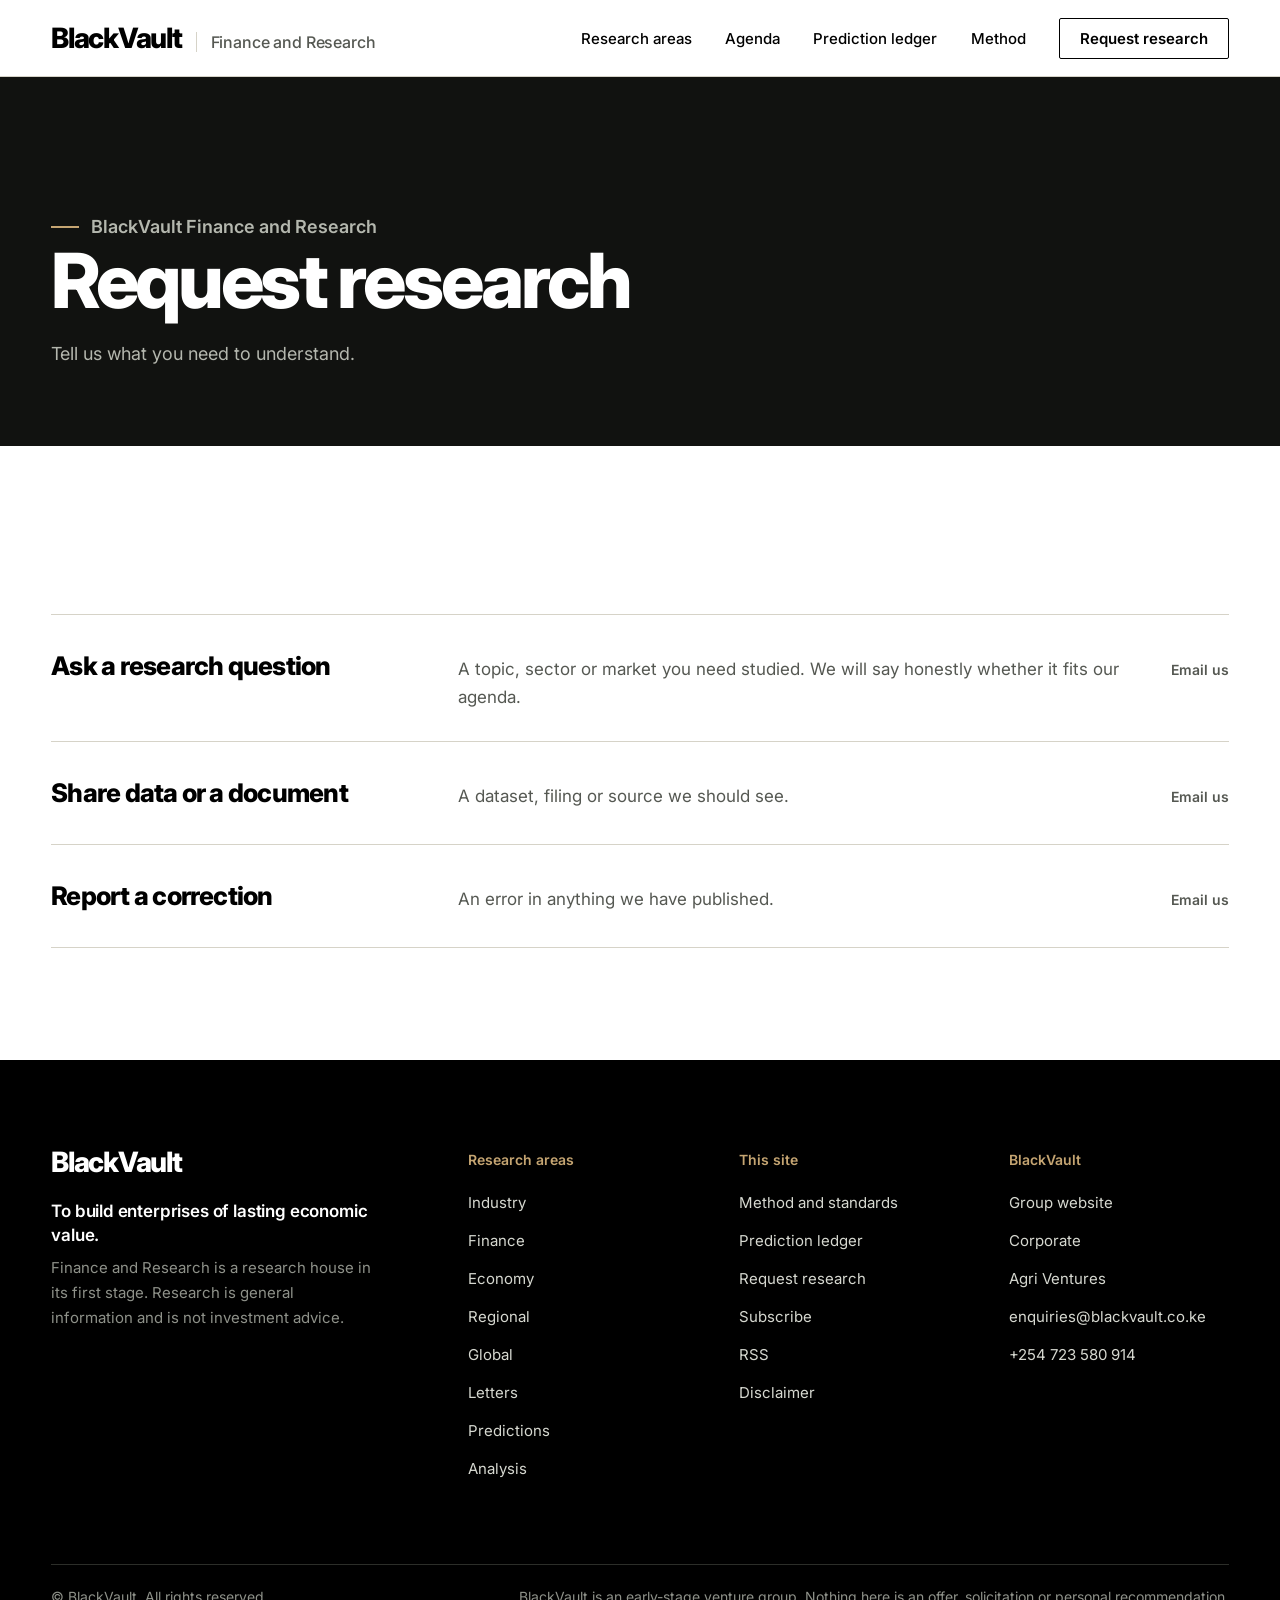
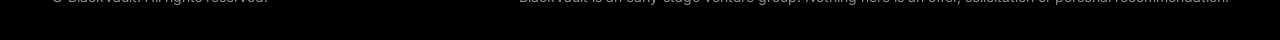
<file: request/index.html>
<!DOCTYPE html>
<html lang="en"><head><meta charset="utf-8"><meta name="viewport" content="width=device-width, initial-scale=1, viewport-fit=cover">
<title>Request research | BlackVault Finance and Research</title><meta name="description" content="Ask BlackVault a research question, share data or report a correction."><meta name="theme-color" content="#111210">
<link rel="canonical" href="https://finance.blackvault.co.ke/request/"><link rel="icon" href="/favicon.svg" type="image/svg+xml"><link rel="apple-touch-icon" href="/assets/apple-touch-icon.png"><link rel="alternate" type="application/rss+xml" href="/rss.xml" title="BlackVault Finance and Research">
<meta property="og:title" content="Request research | BlackVault Finance and Research"><meta property="og:description" content="Ask BlackVault a research question, share data or report a correction."><meta property="og:type" content="website"><meta property="og:url" content="https://finance.blackvault.co.ke/request/"><meta property="og:image" content="https://finance.blackvault.co.ke/assets/og-image.png"><meta name="twitter:card" content="summary_large_image">
<link rel="preconnect" href="https://fonts.googleapis.com"><link rel="preconnect" href="https://fonts.gstatic.com" crossorigin>
<link href="https://fonts.googleapis.com/css2?family=Inter:wght@400;500;600;800&display=swap" rel="stylesheet"><link rel="stylesheet" href="/assets/css/site.css"></head>
<body class="fin"><a class="skip" href="#main">Skip to content</a><div id="prog"></div>
<header><div class="wrap bar"><a class="word" href="/" aria-label="BlackVault Finance and Research home">BlackVault<span class="subl">Finance and Research</span></a>
<button class="menu" aria-expanded="false" aria-controls="nav"><i aria-hidden="true"></i><span>Menu</span></button>
<nav id="nav" aria-label="Primary"><ul><li><a href="/#areas">Research areas</a></li><li><a href="/#agenda">Agenda</a></li><li><a href="/predictions/">Prediction ledger</a></li><li><a href="/method/">Method</a></li><li class="cta"><a href="/request/">Request research</a></li></ul>
<div class="navfoot">To build enterprises of lasting economic value.<br><a href="mailto:enquiries@blackvault.co.ke">enquiries@blackvault.co.ke</a></div></nav></div></header>
<main id="main"><div class="phero"><div class="wrap"><p class="kicker" style="color:#b4b7ae">BlackVault Finance and Research</p><h1>Request research</h1><p>Tell us what you need to understand.</p></div></div><section><div class="wrap"><div class="idx"><a class="row ia" href="mailto:enquiries@blackvault.co.ke?subject=Research%20request"><span class="t">Ask a research question</span><span class="d">A topic, sector or market you need studied. We will say honestly whether it fits our agenda.</span><span class="c">Email us</span></a><a class="row ia" href="mailto:enquiries@blackvault.co.ke?subject=Data%20or%20document"><span class="t">Share data or a document</span><span class="d">A dataset, filing or source we should see.</span><span class="c">Email us</span></a><a class="row ia" href="mailto:enquiries@blackvault.co.ke?subject=Correction"><span class="t">Report a correction</span><span class="d">An error in anything we have published.</span><span class="c">Email us</span></a></div></div></section></main>
<footer><div class="wrap"><div class="ftop"><div><a class="word" href="/">BlackVault</a><p class="vis">To build enterprises of lasting economic value.</p><p class="stat">Finance and Research is a research house in its first stage. Research is general information and is not investment advice.</p></div>
<div><h4>Research areas</h4><ul><li><a href="/industry/">Industry</a></li><li><a href="/finance/">Finance</a></li><li><a href="/economy/">Economy</a></li><li><a href="/regional/">Regional</a></li><li><a href="/global/">Global</a></li><li><a href="/letters/">Letters</a></li><li><a href="/predictions/">Predictions</a></li><li><a href="/analysis/">Analysis</a></li></ul></div>
<div><h4>This site</h4><ul><li><a href="/method/">Method and standards</a></li><li><a href="/predictions/">Prediction ledger</a></li><li><a href="/request/">Request research</a></li><li><a href="/subscribe/">Subscribe</a></li><li><a href="/rss.xml">RSS</a></li><li><a href="/disclaimer/">Disclaimer</a></li></ul></div>
<div><h4>BlackVault</h4><ul><li><a href="https://www.blackvault.co.ke">Group website</a></li><li><a href="https://www.blackvault.co.ke/corporate/">Corporate</a></li><li><a href="https://agri.blackvault.co.ke">Agri Ventures</a></li><li><a href="mailto:enquiries@blackvault.co.ke">enquiries@blackvault.co.ke</a></li><li><a href="tel:+254723580914">+254 723 580 914</a></li></ul></div></div>
<div class="fine"><span>© BlackVault. All rights reserved.</span><span>BlackVault is an early-stage venture group. Nothing here is an offer, solicitation or personal recommendation.</span></div></div></footer>
<script src="/assets/js/site.js" defer></script></body></html>
</file>
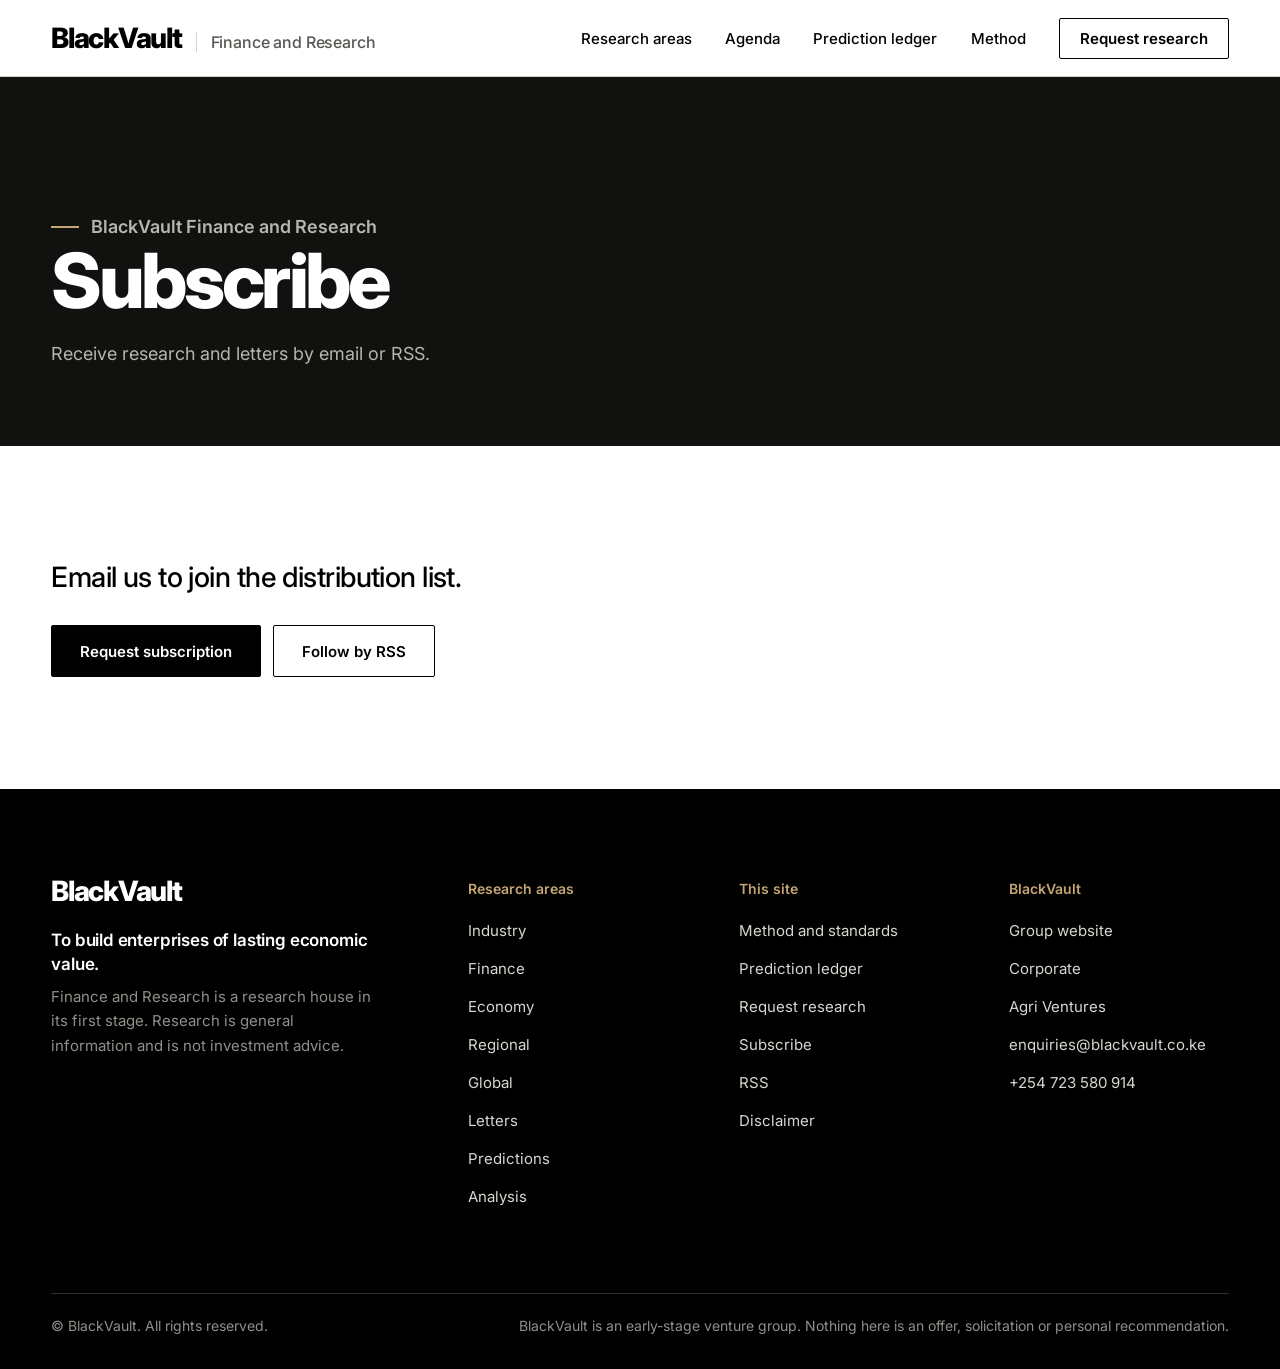
<file: subscribe/index.html>
<!DOCTYPE html>
<html lang="en"><head><meta charset="utf-8"><meta name="viewport" content="width=device-width, initial-scale=1, viewport-fit=cover">
<title>Subscribe | BlackVault Finance and Research</title><meta name="description" content="Subscribe to BlackVault research and letters."><meta name="theme-color" content="#111210">
<link rel="canonical" href="https://finance.blackvault.co.ke/subscribe/"><link rel="icon" href="/favicon.svg" type="image/svg+xml"><link rel="apple-touch-icon" href="/assets/apple-touch-icon.png"><link rel="alternate" type="application/rss+xml" href="/rss.xml" title="BlackVault Finance and Research">
<meta property="og:title" content="Subscribe | BlackVault Finance and Research"><meta property="og:description" content="Subscribe to BlackVault research and letters."><meta property="og:type" content="website"><meta property="og:url" content="https://finance.blackvault.co.ke/subscribe/"><meta property="og:image" content="https://finance.blackvault.co.ke/assets/og-image.png"><meta name="twitter:card" content="summary_large_image">
<link rel="preconnect" href="https://fonts.googleapis.com"><link rel="preconnect" href="https://fonts.gstatic.com" crossorigin>
<link href="https://fonts.googleapis.com/css2?family=Inter:wght@400;500;600;800&display=swap" rel="stylesheet"><link rel="stylesheet" href="/assets/css/site.css"></head>
<body class="fin"><a class="skip" href="#main">Skip to content</a><div id="prog"></div>
<header><div class="wrap bar"><a class="word" href="/" aria-label="BlackVault Finance and Research home">BlackVault<span class="subl">Finance and Research</span></a>
<button class="menu" aria-expanded="false" aria-controls="nav"><i aria-hidden="true"></i><span>Menu</span></button>
<nav id="nav" aria-label="Primary"><ul><li><a href="/#areas">Research areas</a></li><li><a href="/#agenda">Agenda</a></li><li><a href="/predictions/">Prediction ledger</a></li><li><a href="/method/">Method</a></li><li class="cta"><a href="/request/">Request research</a></li></ul>
<div class="navfoot">To build enterprises of lasting economic value.<br><a href="mailto:enquiries@blackvault.co.ke">enquiries@blackvault.co.ke</a></div></nav></div></header>
<main id="main"><div class="phero"><div class="wrap"><p class="kicker" style="color:#b4b7ae">BlackVault Finance and Research</p><h1>Subscribe</h1><p>Receive research and letters by email or RSS.</p></div></div><section><div class="wrap"><p class="lead" style="max-width:36rem">Email us to join the distribution list.</p><div class="btns" style="margin-top:28px"><a class="btn" href="mailto:enquiries@blackvault.co.ke?subject=Subscribe%20to%20BlackVault%20Research">Request subscription</a><a class="btn ghost" href="/rss.xml">Follow by RSS</a></div></div></section></main>
<footer><div class="wrap"><div class="ftop"><div><a class="word" href="/">BlackVault</a><p class="vis">To build enterprises of lasting economic value.</p><p class="stat">Finance and Research is a research house in its first stage. Research is general information and is not investment advice.</p></div>
<div><h4>Research areas</h4><ul><li><a href="/industry/">Industry</a></li><li><a href="/finance/">Finance</a></li><li><a href="/economy/">Economy</a></li><li><a href="/regional/">Regional</a></li><li><a href="/global/">Global</a></li><li><a href="/letters/">Letters</a></li><li><a href="/predictions/">Predictions</a></li><li><a href="/analysis/">Analysis</a></li></ul></div>
<div><h4>This site</h4><ul><li><a href="/method/">Method and standards</a></li><li><a href="/predictions/">Prediction ledger</a></li><li><a href="/request/">Request research</a></li><li><a href="/subscribe/">Subscribe</a></li><li><a href="/rss.xml">RSS</a></li><li><a href="/disclaimer/">Disclaimer</a></li></ul></div>
<div><h4>BlackVault</h4><ul><li><a href="https://www.blackvault.co.ke">Group website</a></li><li><a href="https://www.blackvault.co.ke/corporate/">Corporate</a></li><li><a href="https://agri.blackvault.co.ke">Agri Ventures</a></li><li><a href="mailto:enquiries@blackvault.co.ke">enquiries@blackvault.co.ke</a></li><li><a href="tel:+254723580914">+254 723 580 914</a></li></ul></div></div>
<div class="fine"><span>© BlackVault. All rights reserved.</span><span>BlackVault is an early-stage venture group. Nothing here is an offer, solicitation or personal recommendation.</span></div></div></footer>
<script src="/assets/js/site.js" defer></script></body></html>
</file>
<file: assets/css/site.css>
:root{--black:#000;--obs:#111210;--white:#fff;--gold:#C5A572;--ivory:#E8E6DF;--paper:#F4F3EE;--graphite:#555852;--line:#d6d3c8;--line-dk:#2c2e29;--mute-dk:#b4b7ae;--green:#1F4D36;
--font:"Inter","Helvetica Neue",Helvetica,Arial,sans-serif;--s1:8px;--s2:16px;--s3:24px;--s4:40px;--s5:64px;--s6:112px;--max:1280px;--gut:clamp(20px,4vw,56px);--hdr:76px;
box-sizing:border-box;padding-top:env(safe-area-inset-top,0px);padding-bottom:env(safe-area-inset-bottom,0px)}
*,*::before,*::after{box-sizing:border-box}
html{scroll-behavior:smooth;scroll-padding-top:calc(var(--hdr) + env(safe-area-inset-top,0px) + 8px);-webkit-text-size-adjust:100%;height:100%}
body{margin:0;background:var(--white);color:var(--black);font:400 1.0625rem/1.65 var(--font);-webkit-font-smoothing:antialiased;overflow-x:hidden}
@media (max-width:700px){body{font-size:1rem}:root{--hdr:64px}}
@media (prefers-reduced-motion:reduce){html{scroll-behavior:auto}*{animation:none!important;transition:none!important}}
a{color:inherit}img,svg{max-width:100%}
:focus-visible{outline:3px solid var(--gold);outline-offset:3px}
.skip{position:absolute;left:-999px;top:0;background:#000;color:#fff;padding:12px 16px;z-index:200}.skip:focus{left:0}
.wrap{max-width:var(--max);margin:0 auto;padding:0 var(--gut)}
#prog{position:fixed;top:0;left:0;height:3px;width:0;background:var(--gold);z-index:120}
/* header */
header{position:sticky;top:env(safe-area-inset-top,0px);z-index:100;background:var(--white);border-bottom:1px solid var(--line)}
.bar{display:flex;align-items:center;justify-content:space-between;height:var(--hdr)}
.word{font-weight:800;letter-spacing:-.045em;font-size:1.75rem;text-decoration:none;line-height:1}
@media (max-width:700px){.word{font-size:1.5rem}}
nav ul{display:flex;gap:clamp(20px,2.6vw,40px);list-style:none;margin:0;padding:0;align-items:center}
nav a{text-decoration:none;font-weight:500;font-size:.9375rem;padding:8px 0;border-bottom:2px solid transparent;transition:border-color .2s}
nav a:hover{border-color:var(--gold)}
nav .cta a{border:1px solid #000;padding:10px 20px;border-radius:2px;font-weight:600}nav .cta a:hover{background:#000;color:#fff}
.menu{display:none;align-items:center;gap:10px;background:none;border:1px solid var(--line);color:#000;font:600 .9375rem var(--font);padding:0 16px;height:44px;border-radius:2px;cursor:pointer}
.menu i{display:block;width:18px;height:10px;border-top:2px solid #000;border-bottom:2px solid #000}
.navfoot{display:none}
@media (max-width:960px){
 .menu{display:inline-flex}
 nav{position:fixed;left:0;right:0;top:calc(var(--hdr) + env(safe-area-inset-top,0px));bottom:0;background:var(--white);border-top:1px solid var(--line);padding:8px var(--gut) calc(24px + env(safe-area-inset-bottom,0px));overflow-y:auto;display:none;flex-direction:column;z-index:99}
 nav.open{display:flex}
 nav ul{flex-direction:column;align-items:stretch;gap:0}
 nav li{border-bottom:1px solid var(--line)}
 nav a{display:block;font-size:1.5rem;font-weight:700;letter-spacing:-.025em;padding:20px 0;border:0}
 nav .cta a{border:0;padding:20px 0;border-radius:0}nav .cta a:hover{background:none;color:inherit}
 .navfoot{display:block;margin-top:auto;padding-top:32px;color:var(--graphite);font-size:.9375rem}.navfoot a{display:inline;font-size:inherit;font-weight:600;padding:0;color:#000}
 body.menu-open{overflow:hidden}
}
/* buttons */
.btn{display:inline-flex;align-items:center;justify-content:center;min-height:52px;padding:0 28px;font:600 .9375rem var(--font);text-decoration:none;border-radius:2px;border:1px solid #000;background:#000;color:#fff;transition:background .2s,color .2s,border-color .2s;cursor:pointer}
.btn:hover{background:var(--gold);border-color:var(--gold);color:#000}
.btn.ghost{background:transparent;color:#000}.btn.ghost:hover{background:#000;color:#fff;border-color:#000}
.on-dark .btn{background:#fff;color:#000;border-color:#fff}.on-dark .btn:hover{background:var(--gold);border-color:var(--gold)}
.on-dark .btn.ghost{background:transparent;color:#fff;border-color:#6b6e66}.on-dark .btn.ghost:hover{border-color:#fff;background:#fff;color:#000}
.btns{display:flex;flex-wrap:wrap;gap:12px}
@media (max-width:560px){.btns{flex-direction:column}.btns .btn{width:100%}}
/* type */
h1,h2,h3{margin:0;font-weight:800;letter-spacing:-.035em}
h2{font-size:clamp(1.85rem,3.8vw,3rem);line-height:1.08}
h3{font-size:1.125rem;letter-spacing:-.01em;font-weight:700;line-height:1.3}
.kicker{display:flex;align-items:center;gap:12px;font-weight:600;font-size:.875rem;color:var(--graphite);margin:0 0 20px}
.kicker::before{content:"";width:28px;height:2px;background:var(--gold)}
.on-dark .kicker{color:var(--mute-dk)}
.lead{font-size:clamp(1.25rem,2.2vw,1.75rem);line-height:1.4;letter-spacing:-.02em;font-weight:500;margin:0}
.sub{color:var(--graphite);margin:0}
section{padding:clamp(56px,9vw,112px) 0}
.ivory{background:var(--ivory)}.on-dark{background:var(--obs);color:#fff}
.split{display:grid;grid-template-columns:minmax(0,5fr) minmax(0,7fr);gap:clamp(32px,6vw,104px)}
@media (max-width:860px){.split{grid-template-columns:1fr;gap:28px}}
/* hero */
.hero{position:relative;overflow:hidden;isolation:isolate;background:var(--obs);color:#fff}
.hero .wrap{min-height:min(88vh,880px);display:flex;flex-direction:column;justify-content:flex-end;padding-top:clamp(64px,10vw,140px);padding-bottom:clamp(28px,4vw,56px)}
.hero h1{font-size:clamp(2.4rem,7.2vw,6.4rem);line-height:1;letter-spacing:-.048em;max-width:14ch;text-wrap:balance}
.hero .mark{position:absolute;z-index:-1;right:clamp(-140px,-5vw,-24px);top:50%;width:min(44vw,640px);transform:translateY(-54%);opacity:.2;pointer-events:none}
.hero .mark path{transform-box:fill-box;transform-origin:center;animation:rise 1.2s cubic-bezier(.2,.7,.2,1) both}
.hero .mark path:nth-child(2){animation-delay:.12s}.hero .mark path:nth-child(3){animation-delay:.24s}.hero .mark path:nth-child(4){animation-delay:.36s}
@keyframes rise{from{opacity:0;transform:scale(.75) rotate(-6deg)}to{opacity:1;transform:none}}
.hero .intro{display:grid;grid-template-columns:minmax(0,34rem) auto;gap:32px 64px;align-items:end;margin-top:clamp(28px,4vw,56px)}
.hero p{margin:0;color:var(--mute-dk);font-size:clamp(1.0625rem,1.5vw,1.25rem);line-height:1.6}
.hero .status{display:flex;flex-wrap:wrap;gap:8px 40px;margin-top:clamp(32px,5vw,64px);padding-top:18px;border-top:1px solid var(--line-dk);color:var(--mute-dk);font-size:.9375rem}
@media (max-width:860px){.hero .wrap{min-height:0;padding-top:72px}.hero .intro{grid-template-columns:1fr}.hero .mark{width:118vw;right:-38vw;top:34%;opacity:.11}.hero h1{max-width:12ch}}
/* about */
.why .lead{color:#000;margin-bottom:var(--s4)}
.duo{display:grid;grid-template-columns:1fr 1fr;gap:var(--s4);border-top:1px solid var(--line);padding-top:var(--s3)}
.duo h3{margin-bottom:8px}.duo p{color:var(--graphite);margin:0;font-size:1rem;max-width:34rem}
@media (max-width:700px){.duo{grid-template-columns:1fr;gap:var(--s3)}}
/* principles */
.rules{display:grid;grid-template-columns:1fr 1fr;column-gap:clamp(32px,6vw,104px);margin-top:clamp(40px,6vw,72px)}
.rules>div{display:grid;grid-template-columns:minmax(120px,.9fr) 1.5fr;gap:20px;padding:22px 0;border-top:1px solid #bdb9ac}
.rules p{margin:0;color:var(--graphite);font-size:1rem}
@media (max-width:860px){.rules{grid-template-columns:1fr}}@media (max-width:520px){.rules>div{grid-template-columns:1fr;gap:6px;padding:18px 0}}
.approach{max-width:44rem;margin-top:var(--s3)}
/* ventures */
.vhead,.vrow{display:grid;grid-template-columns:minmax(0,1.1fr) minmax(0,2.1fr) minmax(0,2fr) minmax(0,1.3fr);gap:clamp(16px,3vw,40px);align-items:start}
.vhead{padding:14px 0;border-bottom:1px solid #000;font-size:.875rem;font-weight:600;color:var(--graphite);margin-top:clamp(32px,5vw,56px)}
.vrow{padding:clamp(24px,3vw,36px) 0;border-bottom:1px solid var(--line)}
.vrow .sec{font-weight:600;font-size:.9375rem;display:flex;align-items:center;gap:10px}
.vrow .sec::before{content:"";flex:none;width:9px;height:9px;background:var(--graphite)}
.vrow.agri .sec::before{background:var(--green)}
.vrow h3{font-size:1.4rem;letter-spacing:-.025em;margin-bottom:6px}
.vrow .mandate{font-weight:500;margin:0;color:#000;font-size:1rem}
.vrow .desc{margin:0;color:var(--graphite);font-size:1rem}
.vrow .st{display:flex;flex-direction:column;gap:12px;align-items:flex-start}
.tag{display:inline-block;font-size:.8125rem;font-weight:600;padding:4px 12px;border:1px solid var(--line);border-radius:99px;line-height:1.4}
.vrow.agri .tag{border-color:var(--green);color:var(--green)}
.more{font-weight:600;font-size:.9375rem;text-decoration-color:var(--gold);text-decoration-thickness:2px;text-underline-offset:5px}
.more:hover{text-decoration-color:#000}
@media (max-width:900px){.vhead{display:none}.vrow{grid-template-columns:1fr;gap:10px}.vrow .st{flex-direction:row;flex-wrap:wrap;align-items:center;gap:12px 20px;margin-top:6px}}
/* intelligence */
.ix{display:grid;grid-template-columns:minmax(240px,300px) minmax(0,1fr);background:#fff;border:1px solid var(--line);margin-top:clamp(32px,5vw,56px)}
.rail{border-right:1px solid var(--line);display:flex;flex-direction:column}
.rail button{text-align:left;background:none;border:0;border-bottom:1px solid var(--line);border-left:3px solid transparent;padding:22px 24px;cursor:pointer;font:inherit;color:inherit}
.rail button:last-child{border-bottom:0}
.rail strong{display:block;font-size:1.0625rem;letter-spacing:-.01em}.rail span{display:block;color:var(--graphite);font-size:.875rem;line-height:1.45;margin-top:4px}
.rail button:hover{background:var(--paper)}
.rail button[aria-selected=true]{background:var(--paper);border-left-color:var(--gold)}
.views{min-width:0}.view{padding:clamp(24px,4vw,56px);min-width:0}
.view[hidden]{display:none}
.view h3{font-size:clamp(1.5rem,2.6vw,2.125rem);letter-spacing:-.03em;font-weight:800;margin-bottom:12px}
.view>.sub,.view .intro-p{max-width:40rem;margin:0 0 var(--s4);color:var(--graphite)}
.label{font-weight:600;font-size:.875rem;color:var(--graphite);margin:0 0 8px}
.seg{display:flex;gap:4px;border-bottom:1px solid var(--line);margin:0 0 var(--s4);overflow-x:auto;scrollbar-width:none;-webkit-overflow-scrolling:touch}
.seg::-webkit-scrollbar{display:none}
.seg button{flex:none;background:none;border:0;border-bottom:3px solid transparent;margin-bottom:-1px;padding:12px 16px;font:600 .9375rem var(--font);color:var(--graphite);cursor:pointer;white-space:nowrap}
.seg button:hover{color:#000}.seg button[aria-pressed=true]{color:#000;border-bottom-color:var(--gold)}
.sector[hidden]{display:none}
.sector .lead{max-width:36rem;margin-bottom:var(--s4)}
.qs{list-style:none;margin:0;padding:0;counter-reset:q;max-width:44rem}
.qs li{counter-increment:q;display:grid;grid-template-columns:36px 1fr;gap:12px;padding:16px 0;border-top:1px solid var(--line)}
.qs li:last-child{border-bottom:1px solid var(--line)}.qs li::before{content:counter(q);color:var(--graphite);font-weight:600}
.note{color:var(--graphite);font-size:.9375rem;border-left:3px solid var(--gold);padding:2px 0 2px 16px;margin:var(--s4) 0 0;max-width:42rem}
.tbl{width:100%;border-collapse:collapse;font-size:.9375rem}
.tbl th{text-align:left;font-weight:600;color:var(--graphite);padding:12px 16px 12px 0;border-bottom:1px solid #000;font-size:.875rem}
.tbl td{padding:16px 16px 16px 0;border-bottom:1px solid var(--line);vertical-align:top}.tbl td:first-child{font-weight:600}
.scroll{overflow-x:auto}
@media (max-width:640px){.tbl,.tbl tbody,.tbl tr,.tbl td{display:block}.tbl thead{display:none}.tbl tr{border-bottom:1px solid var(--line);padding:14px 0}.tbl td{border:0;padding:3px 0}.tbl td:nth-child(2)::before{content:"Status: ";color:var(--graphite)}.tbl td:nth-child(3)::before{content:"Capital initiatives: ";color:var(--graphite)}}
.steps{display:grid;grid-template-columns:repeat(4,minmax(0,1fr));gap:0;margin-top:var(--s2)}
.steps>div{padding:20px 20px 0 0;border-top:2px solid #000}.steps p{margin:6px 0 0;color:var(--graphite);font-size:.9375rem}
@media (max-width:760px){.steps{grid-template-columns:1fr 1fr;row-gap:24px}}@media (max-width:420px){.steps{grid-template-columns:1fr}}
.list{margin:0;padding:0;list-style:none;max-width:48rem}
.list li{display:grid;grid-template-columns:minmax(0,1fr) auto;gap:16px;padding:16px 0;border-top:1px solid var(--line);align-items:baseline}
.list li:last-child{border-bottom:1px solid var(--line)}.list small{color:var(--graphite);font-size:.875rem}.list strong{font-weight:600}
.list .d{display:block;color:var(--graphite);font-size:.9375rem;font-weight:400;margin-top:2px}
@media (max-width:520px){.list li{grid-template-columns:1fr;gap:4px}}
.cols2{display:grid;grid-template-columns:1fr 1fr;gap:clamp(24px,4vw,56px)}@media (max-width:860px){.cols2{grid-template-columns:1fr}}
@media (max-width:900px){.ix{grid-template-columns:1fr}.rail{flex-direction:row;overflow-x:auto;border-right:0;border-bottom:1px solid var(--line);scrollbar-width:none;scroll-snap-type:x proximity}.rail::-webkit-scrollbar{display:none}.rail button{flex:0 0 min(78%,260px);border-bottom:0;border-left:0;border-top:3px solid transparent;border-right:1px solid var(--line);padding:16px 18px;scroll-snap-align:start}.rail button[aria-selected=true]{border-top-color:var(--gold);border-left-color:transparent}.rail span{display:none}}
/* vision */
.vision h2{font-size:clamp(2.15rem,6.4vw,5.25rem);line-height:1.02;letter-spacing:-.045em;max-width:15ch;text-wrap:balance}
.vision .rule{width:72px;height:3px;background:var(--gold);margin-bottom:28px}
.vision .mission{display:grid;grid-template-columns:minmax(0,5fr) minmax(0,7fr);gap:clamp(24px,6vw,104px);margin-top:clamp(40px,7vw,88px);padding-top:28px;border-top:1px solid var(--line-dk)}
.vision .mission p{margin:0;color:var(--mute-dk);max-width:34rem;font-size:1.125rem}.vision h3{color:#fff}
@media (max-width:860px){.vision .mission{grid-template-columns:1fr;gap:12px}}
/* contact */
.contact dl{margin:var(--s4) 0 var(--s4);display:grid;grid-template-columns:140px 1fr;border-top:1px solid var(--line)}
.contact dt,.contact dd{margin:0;padding:18px 0;border-bottom:1px solid var(--line)}.contact dt{color:var(--graphite)}.contact dd{font-weight:600;font-size:1.125rem;overflow-wrap:anywhere}
.contact dd a{text-decoration-color:var(--gold);text-decoration-thickness:2px;text-underline-offset:5px}
@media (max-width:520px){.contact dl{grid-template-columns:1fr}.contact dt{border:0;padding:16px 0 0}.contact dd{padding:2px 0 16px}}
/* footer */
footer{background:#000;color:#fff;padding:clamp(48px,7vw,88px) 0 32px}
.ftop{display:grid;grid-template-columns:minmax(0,2fr) repeat(3,minmax(0,1.2fr));gap:clamp(32px,4vw,56px)}
footer .word{color:#fff;display:inline-block}
footer .vis{color:#fff;font-weight:600;max-width:20rem;margin:20px 0 8px;font-size:1.0625rem;line-height:1.4;letter-spacing:-.01em}
footer .stat{color:#8e9189;max-width:20rem;margin:0;font-size:.9375rem}
footer h4{margin:0 0 16px;font-size:.875rem;color:var(--gold);font-weight:600}
footer ul{list-style:none;margin:0;padding:0}footer li{margin:0 0 10px}
footer a{text-decoration:none;color:#d6d8d0;font-size:.9375rem;overflow-wrap:anywhere}footer a:hover{color:#fff;text-decoration:underline;text-underline-offset:4px}
.fine{margin-top:clamp(40px,6vw,72px);padding-top:20px;border-top:1px solid var(--line-dk);color:#8e9189;font-size:.875rem;display:flex;flex-wrap:wrap;gap:8px 32px;justify-content:space-between}
@media (max-width:980px){.ftop{grid-template-columns:1fr 1fr}.ftop>:first-child{grid-column:1/-1}}
@media (max-width:560px){.ftop{grid-template-columns:1fr;gap:0}.ftop>div{padding:24px 0;border-top:1px solid var(--line-dk)}.ftop>:first-child{border-top:0;padding-top:0}.ftop ul{columns:1}}
/* subpage */
.phero{background:var(--obs);color:#fff;padding:clamp(56px,9vw,120px) 0 clamp(40px,6vw,80px)}
.phero h1{font-size:clamp(2.2rem,6vw,4.75rem);line-height:1.02;letter-spacing:-.045em}.phero p{color:var(--mute-dk);max-width:36rem;margin:20px 0 0;font-size:1.125rem}

/* sub-site additions (finance and agri) */
body.fin{--sector:#1F3A5F}body.agri{--sector:#1F4D36}
.word .subl{font-weight:500;letter-spacing:-.01em;font-size:1rem;color:var(--graphite);margin-left:14px;padding-left:14px;border-left:1px solid var(--line)}
@media (max-width:520px){.word .subl{display:none}}
.ix.single{grid-template-columns:1fr}
.idx{margin-top:clamp(32px,5vw,56px)}
.idx a.row{display:grid;grid-template-columns:minmax(0,1.2fr) minmax(0,2.2fr) auto;gap:clamp(16px,3vw,40px);padding:clamp(20px,2.4vw,30px) 0;border-top:1px solid var(--line);text-decoration:none;align-items:baseline}
.idx a.row:last-child{border-bottom:1px solid var(--line)}
.idx .t{font-size:clamp(1.25rem,2vw,1.6rem);font-weight:800;letter-spacing:-.03em}.idx .d{color:var(--graphite)}.idx .c{font-size:.875rem;color:var(--graphite);white-space:nowrap;font-weight:600}
.idx a.row:hover .t{color:var(--sector)}.idx a.row:hover .c{text-decoration:underline;text-decoration-color:var(--gold);text-underline-offset:4px}
@media (max-width:760px){.idx a.row{grid-template-columns:1fr;gap:6px}}
.rows .row{display:grid;grid-template-columns:7.5rem minmax(0,1fr) 11rem;gap:clamp(12px,2vw,28px);padding:20px 0;border-top:1px solid var(--line);text-decoration:none}
.rows .row:last-child{border-bottom:1px solid var(--line)}.rows .row:hover strong{color:var(--sector)}
.rt small{display:block;color:var(--graphite);margin-top:2px}.rd,.rc{color:var(--graphite);font-size:.9375rem}
@media (max-width:760px){.rows .row{grid-template-columns:1fr;gap:4px}}
.search{width:100%;max-width:34rem;font:400 1.0625rem var(--font);padding:0 18px;height:54px;border:1px solid #000;background:#fff;color:#000;border-radius:2px}
.empty{color:var(--graphite);font-size:1.125rem;padding:24px 0;margin:0;max-width:40rem}
.counts{display:grid;grid-template-columns:repeat(3,minmax(0,1fr));margin:clamp(32px,5vw,56px) 0 28px;border-top:1px solid var(--line-dk)}
.counts div{padding:24px 16px 0 0}.counts b{display:block;font-size:clamp(2.4rem,7vw,5rem);font-weight:800;letter-spacing:-.045em;line-height:1}.counts span{display:block;margin-top:8px;color:var(--mute-dk);font-size:.9375rem}
.counts.light{border-top-color:#000;margin-top:0}.counts.light span{color:var(--graphite)}
.sub-dk{color:var(--mute-dk);max-width:40rem;margin:0}
.pill{display:inline-block;padding:2px 10px;border:1px solid var(--line);border-radius:99px;font-size:.8125rem;font-weight:600;margin-left:6px}
.st-correct{background:#1F4D36;color:#fff;border-color:#1F4D36}.st-incorrect{background:#7a2b2b;color:#fff;border-color:#7a2b2b}.st-partlycorrect{background:var(--gold);border-color:var(--gold)}.st-open{border-color:#000}
.anat{margin:0;display:grid;grid-template-columns:minmax(120px,.8fr) 1.6fr;border-top:1px solid #bdb9ac}.anat dt,.anat dd{margin:0;padding:16px 0;border-bottom:1px solid #bdb9ac}.anat dt{font-weight:700}.anat dd{color:var(--graphite)}
@media (max-width:520px){.anat{grid-template-columns:1fr}.anat dt{border:0;padding:14px 0 0}.anat dd{padding:2px 0 14px}}
.rules.one{grid-template-columns:1fr;max-width:56rem;margin-top:0}.rules.one>div{grid-template-columns:minmax(120px,.7fr) 2fr}
@media (max-width:520px){.rules.one>div{grid-template-columns:1fr}}
.art{padding:clamp(40px,6vw,80px) 0}.art h1{font-size:clamp(2rem,5vw,3.6rem);line-height:1.05;letter-spacing:-.04em;max-width:20ch;margin:0 0 20px}
.back{display:inline-block;margin-bottom:24px;color:var(--graphite);text-decoration:none;font-weight:500}.back:hover{color:#000}
.meta{display:flex;flex-wrap:wrap;gap:6px 24px;color:var(--graphite);font-size:.9375rem;margin-bottom:40px;padding-bottom:16px;border-bottom:1px solid var(--line)}
.prose{max-width:42rem}.prose h2{font-size:1.7rem;margin:40px 0 8px}.prose h3{margin-top:28px}.prose p,.prose li{font-size:1.125rem;line-height:1.7}.prose blockquote{margin:24px 0;padding-left:18px;border-left:3px solid var(--gold)}.prose a{text-decoration-color:var(--gold);text-underline-offset:3px;text-decoration-thickness:2px}
body.agri .kicker::before{background:var(--gold)}
.crops .row{display:grid;grid-template-columns:minmax(0,1.2fr) minmax(0,3fr);gap:24px;padding:22px 0;border-top:1px solid var(--line);align-items:baseline}.crops .row:last-child{border-bottom:1px solid var(--line)}
.crops .t{font-size:clamp(1.25rem,2vw,1.6rem);font-weight:800;letter-spacing:-.03em}.crops .t::before{content:"";display:inline-block;width:9px;height:9px;background:var(--sector);margin-right:12px;vertical-align:middle}.crops .d{color:var(--graphite)}
@media (max-width:640px){.crops .row{grid-template-columns:1fr;gap:4px}}
@media (max-width:1100px){.fin nav ul{gap:20px}}
</file>
